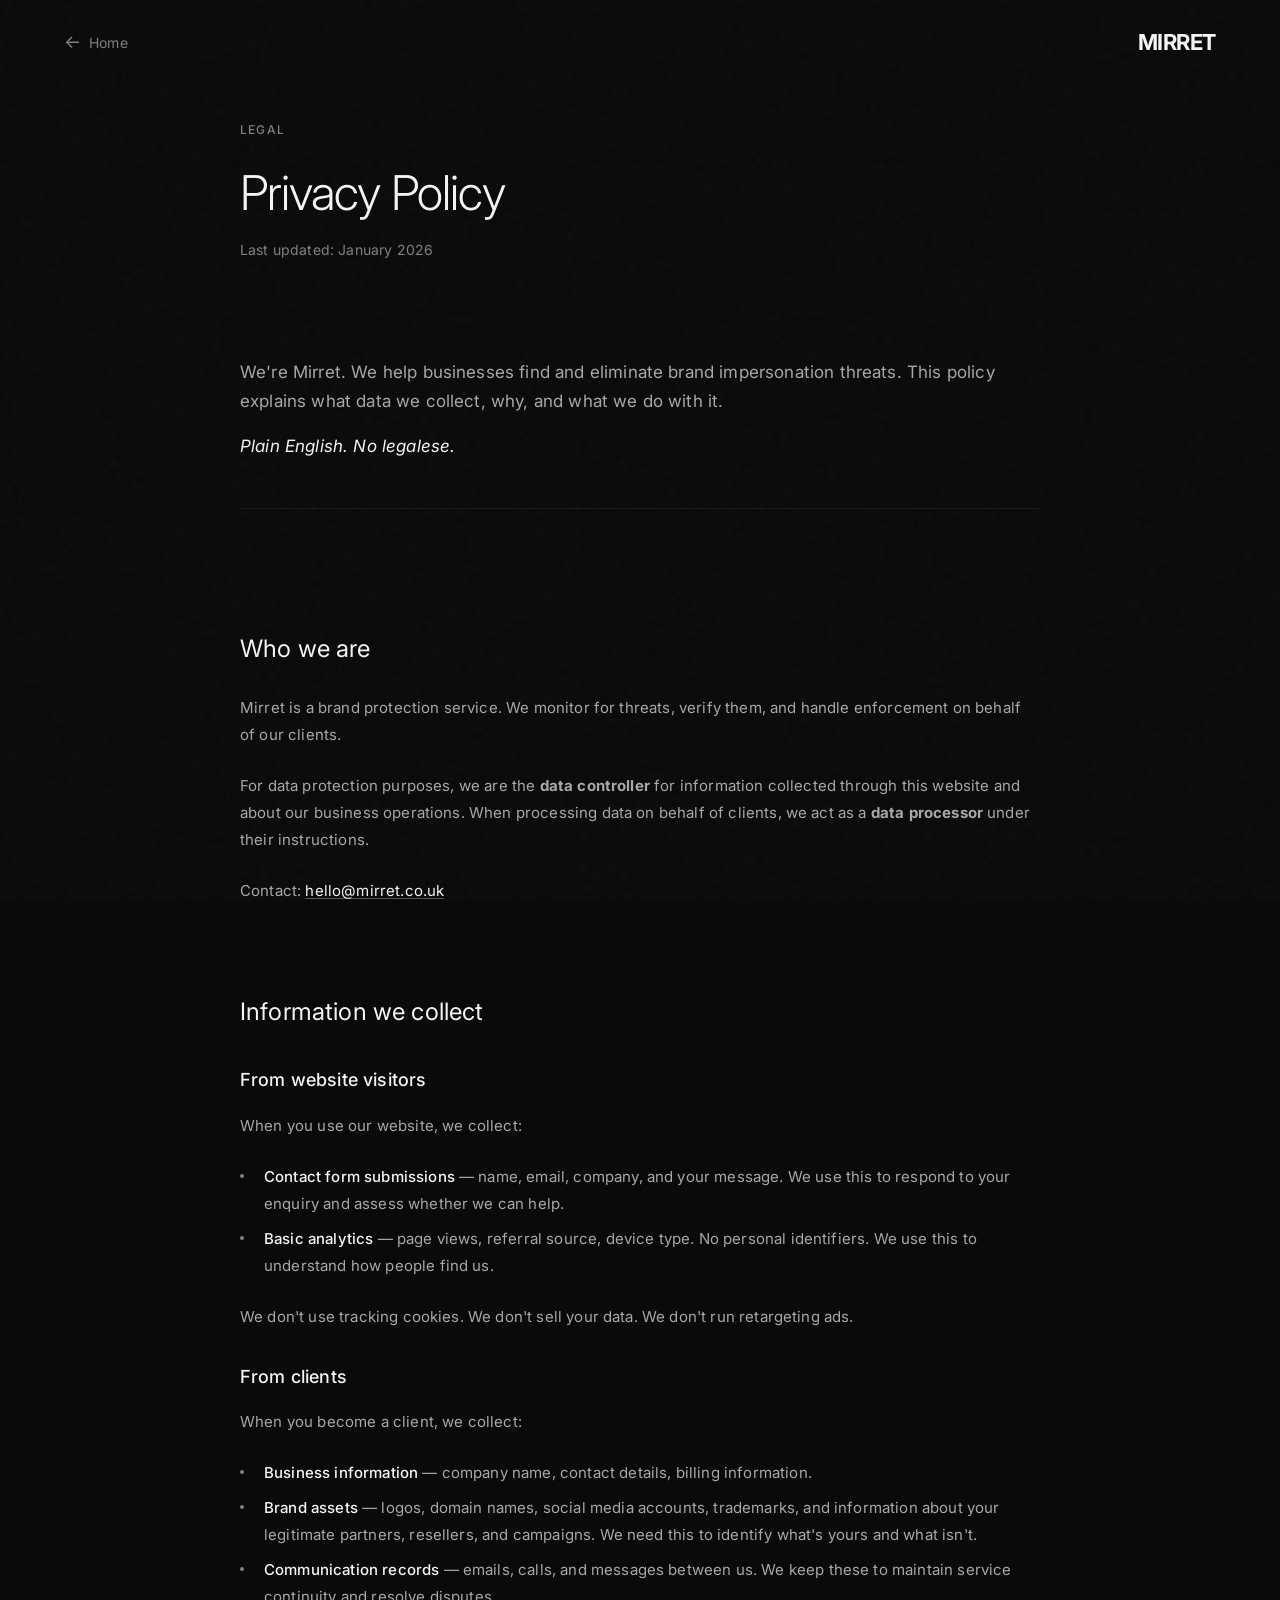
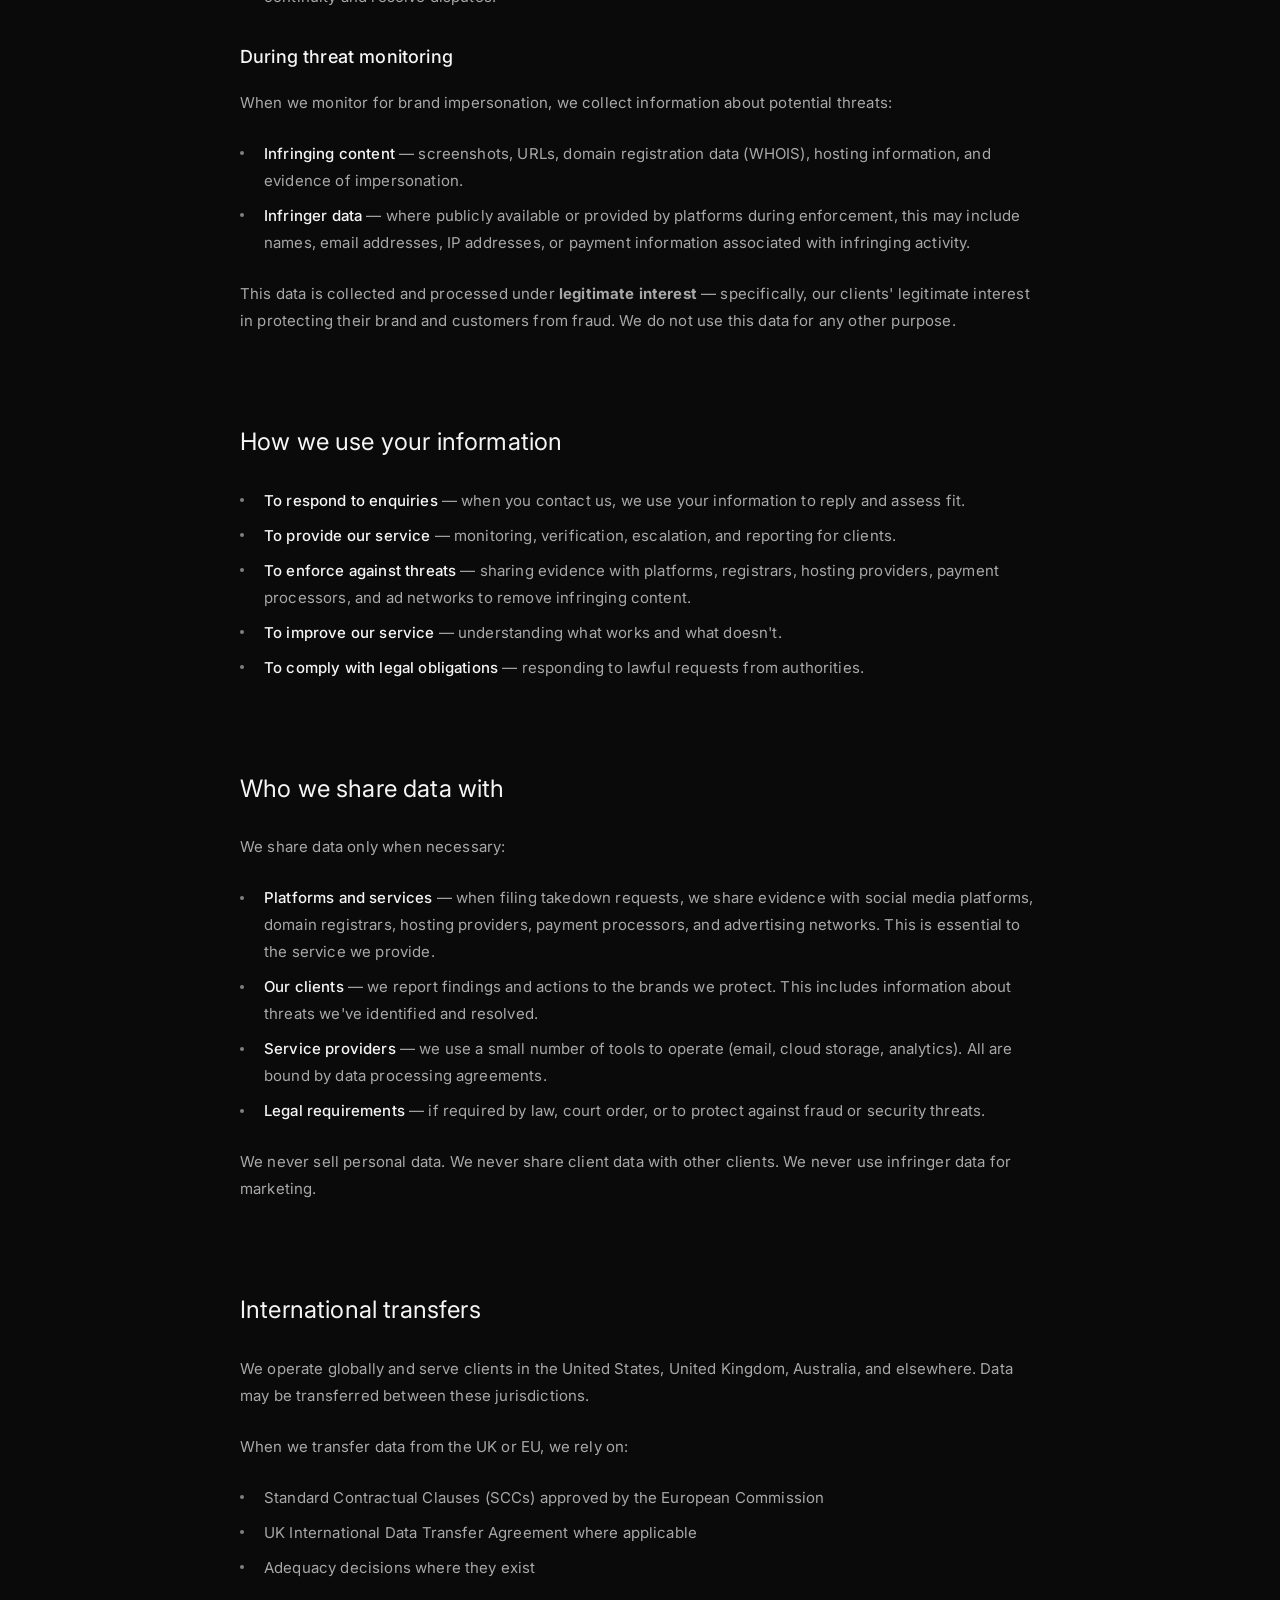
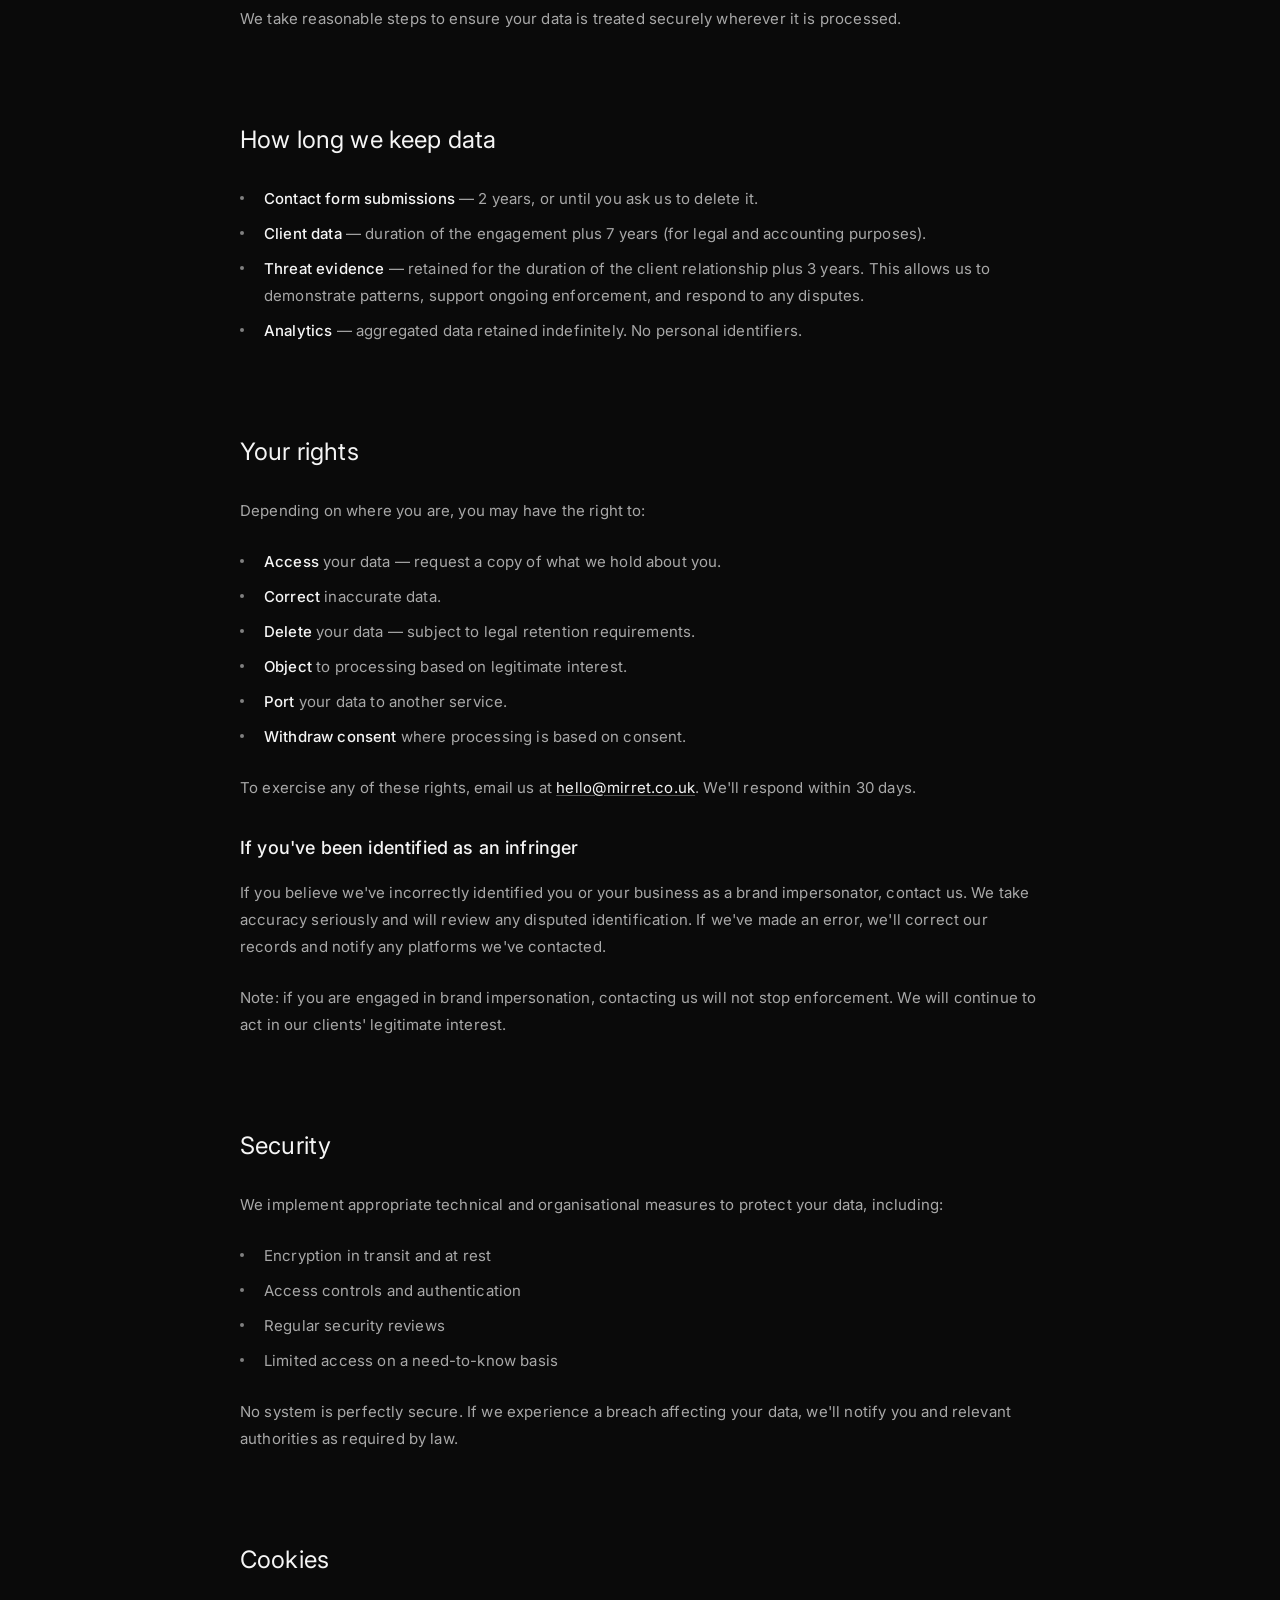
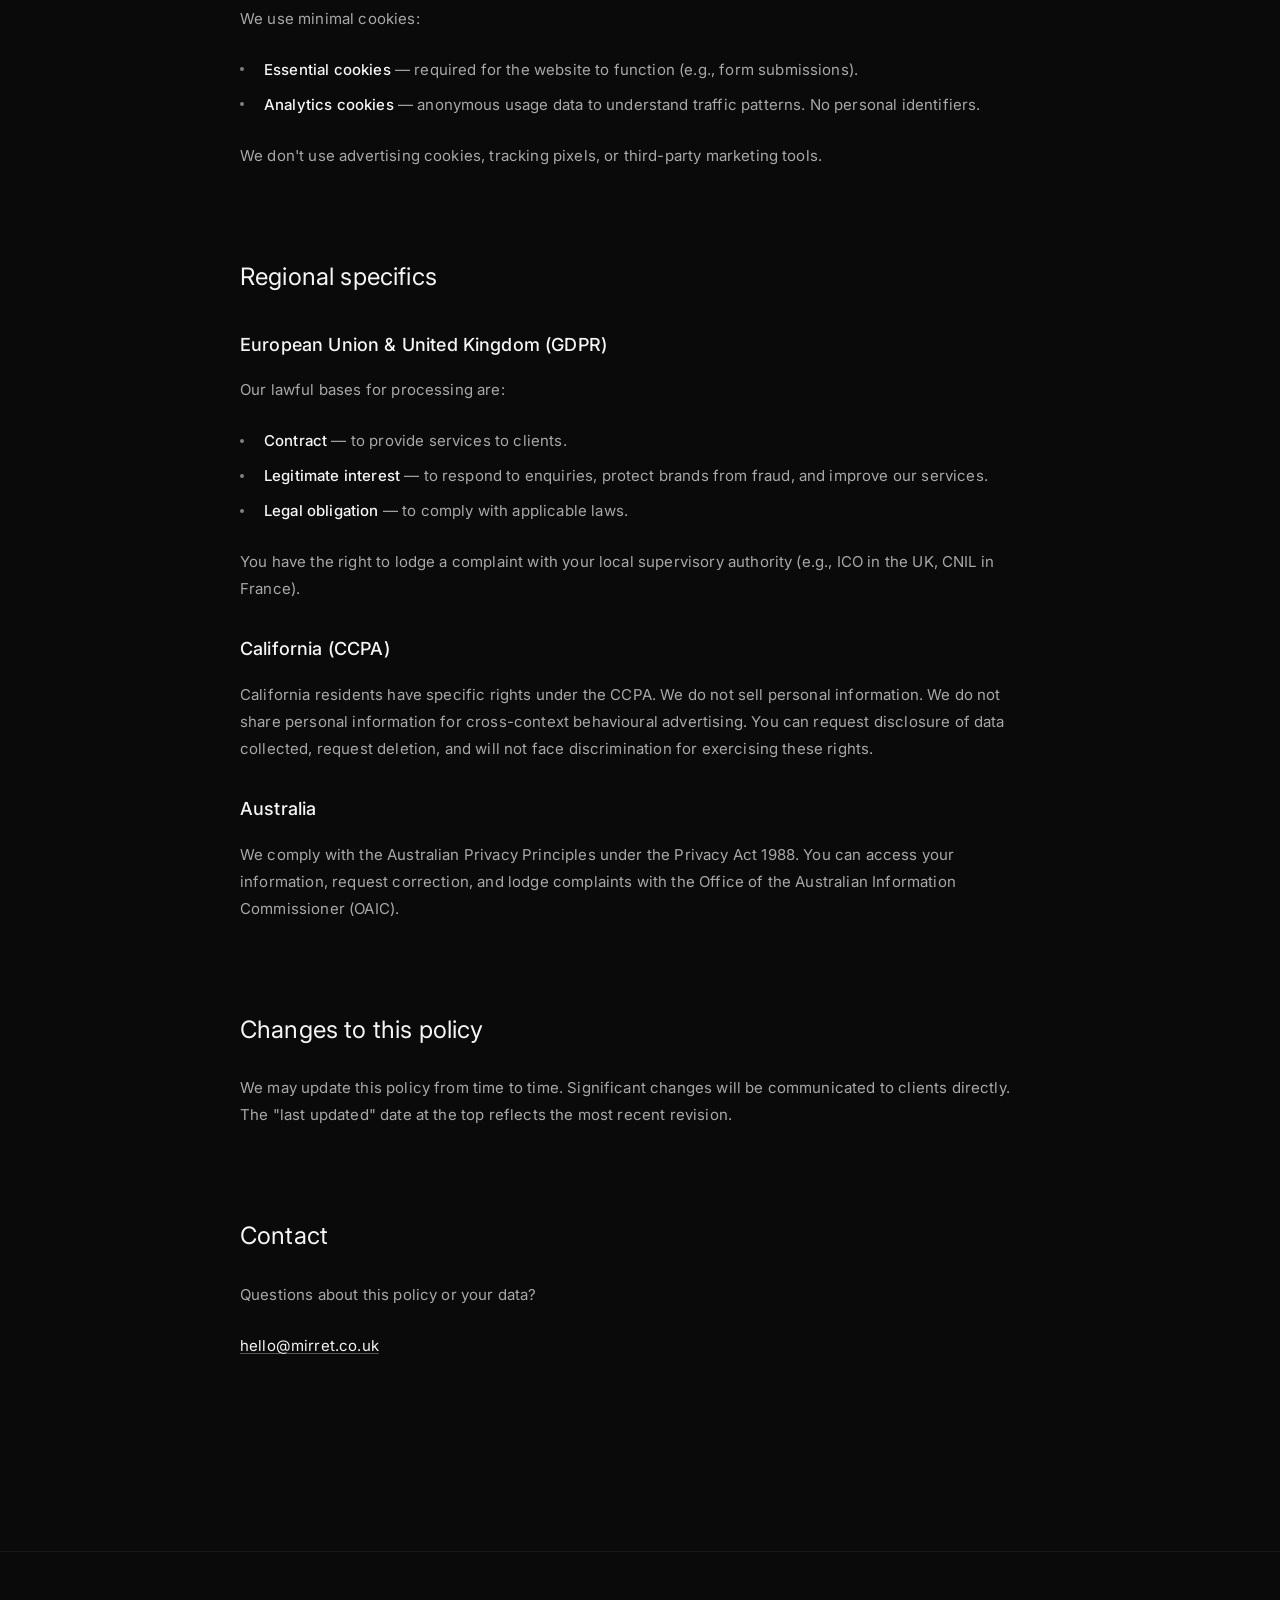
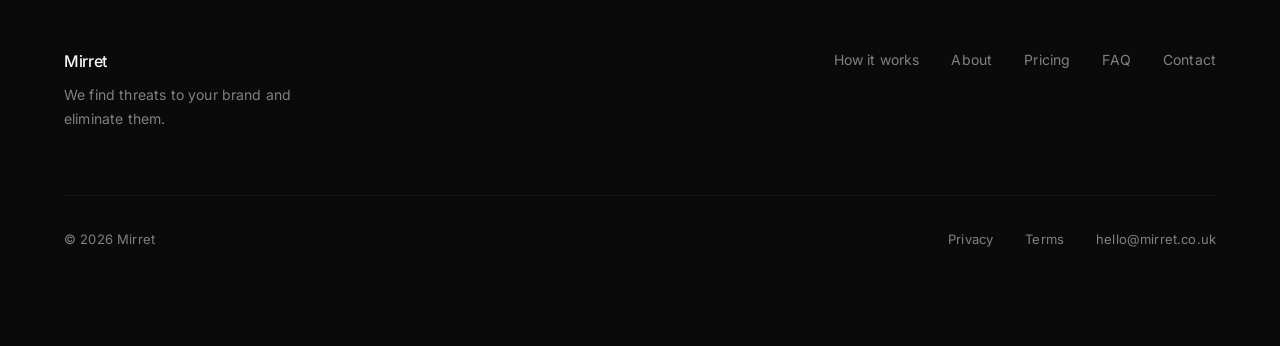
<file: privacy.html>
<!DOCTYPE html>
<html lang="en">
<head>
    <meta charset="UTF-8">
    <meta name="viewport" content="width=device-width, initial-scale=1.0">
    <title>Privacy Policy | Mirret</title>
    <meta name="description" content="How we handle your data. Plain English, no legalese.">

    <link rel="preconnect" href="https://fonts.googleapis.com">
    <link rel="preconnect" href="https://fonts.gstatic.com" crossorigin>
    <link href="https://fonts.googleapis.com/css2?family=Inter:wght@300;400;500;600&display=swap" rel="stylesheet">

    <link rel="stylesheet" href="styles.css">

    <link rel="icon" href="data:image/svg+xml,<svg xmlns='http://www.w3.org/2000/svg' viewBox='0 0 100 100'><rect width='100' height='100' rx='20' fill='%230a0a0a'/><text x='50' y='68' font-family='sans-serif' font-size='60' font-weight='700' fill='%2300ff88' text-anchor='middle'>M</text></svg>" type="image/svg+xml">
</head>
<body>
    <div class="grain"></div>

    <header class="header" id="header">
        <nav class="nav nav-legal">
            <a href="index.html" class="back-link">
                <span class="back-arrow">&larr;</span>
                <span class="back-text">Home</span>
            </a>
            <a href="index.html" class="nav-logo" data-magnetic>
                <span class="logo-text"><span class="logo-bold">MIRRET</span></span>
            </a>
        </nav>
    </header>

    <main>
        <section class="legal-page">
            <div class="legal-container">
                <div class="legal-header">
                    <span class="legal-label">Legal</span>
                    <h1 class="legal-title">Privacy Policy</h1>
                    <p class="legal-updated">Last updated: January 2026</p>
                </div>

                <div class="legal-content">
                    <div class="legal-intro">
                        <p>We're Mirret. We help businesses find and eliminate brand impersonation threats. This policy explains what data we collect, why, and what we do with it.</p>
                        <p>Plain English. No legalese.</p>
                    </div>

                    <div class="legal-section">
                        <h2>Who we are</h2>
                        <p>Mirret is a brand protection service. We monitor for threats, verify them, and handle enforcement on behalf of our clients.</p>
                        <p>For data protection purposes, we are the <strong>data controller</strong> for information collected through this website and about our business operations. When processing data on behalf of clients, we act as a <strong>data processor</strong> under their instructions.</p>
                        <p>Contact: <a href="mailto:hello@mirret.co.uk">hello@mirret.co.uk</a></p>
                    </div>

                    <div class="legal-section">
                        <h2>Information we collect</h2>

                        <h3>From website visitors</h3>
                        <p>When you use our website, we collect:</p>
                        <ul>
                            <li><strong>Contact form submissions</strong> &mdash; name, email, company, and your message. We use this to respond to your enquiry and assess whether we can help.</li>
                            <li><strong>Basic analytics</strong> &mdash; page views, referral source, device type. No personal identifiers. We use this to understand how people find us.</li>
                        </ul>
                        <p>We don't use tracking cookies. We don't sell your data. We don't run retargeting ads.</p>

                        <h3>From clients</h3>
                        <p>When you become a client, we collect:</p>
                        <ul>
                            <li><strong>Business information</strong> &mdash; company name, contact details, billing information.</li>
                            <li><strong>Brand assets</strong> &mdash; logos, domain names, social media accounts, trademarks, and information about your legitimate partners, resellers, and campaigns. We need this to identify what's yours and what isn't.</li>
                            <li><strong>Communication records</strong> &mdash; emails, calls, and messages between us. We keep these to maintain service continuity and resolve disputes.</li>
                        </ul>

                        <h3>During threat monitoring</h3>
                        <p>When we monitor for brand impersonation, we collect information about potential threats:</p>
                        <ul>
                            <li><strong>Infringing content</strong> &mdash; screenshots, URLs, domain registration data (WHOIS), hosting information, and evidence of impersonation.</li>
                            <li><strong>Infringer data</strong> &mdash; where publicly available or provided by platforms during enforcement, this may include names, email addresses, IP addresses, or payment information associated with infringing activity.</li>
                        </ul>
                        <p>This data is collected and processed under <strong>legitimate interest</strong> &mdash; specifically, our clients' legitimate interest in protecting their brand and customers from fraud. We do not use this data for any other purpose.</p>
                    </div>

                    <div class="legal-section">
                        <h2>How we use your information</h2>
                        <ul>
                            <li><strong>To respond to enquiries</strong> &mdash; when you contact us, we use your information to reply and assess fit.</li>
                            <li><strong>To provide our service</strong> &mdash; monitoring, verification, escalation, and reporting for clients.</li>
                            <li><strong>To enforce against threats</strong> &mdash; sharing evidence with platforms, registrars, hosting providers, payment processors, and ad networks to remove infringing content.</li>
                            <li><strong>To improve our service</strong> &mdash; understanding what works and what doesn't.</li>
                            <li><strong>To comply with legal obligations</strong> &mdash; responding to lawful requests from authorities.</li>
                        </ul>
                    </div>

                    <div class="legal-section">
                        <h2>Who we share data with</h2>
                        <p>We share data only when necessary:</p>
                        <ul>
                            <li><strong>Platforms and services</strong> &mdash; when filing takedown requests, we share evidence with social media platforms, domain registrars, hosting providers, payment processors, and advertising networks. This is essential to the service we provide.</li>
                            <li><strong>Our clients</strong> &mdash; we report findings and actions to the brands we protect. This includes information about threats we've identified and resolved.</li>
                            <li><strong>Service providers</strong> &mdash; we use a small number of tools to operate (email, cloud storage, analytics). All are bound by data processing agreements.</li>
                            <li><strong>Legal requirements</strong> &mdash; if required by law, court order, or to protect against fraud or security threats.</li>
                        </ul>
                        <p>We never sell personal data. We never share client data with other clients. We never use infringer data for marketing.</p>
                    </div>

                    <div class="legal-section">
                        <h2>International transfers</h2>
                        <p>We operate globally and serve clients in the United States, United Kingdom, Australia, and elsewhere. Data may be transferred between these jurisdictions.</p>
                        <p>When we transfer data from the UK or EU, we rely on:</p>
                        <ul>
                            <li>Standard Contractual Clauses (SCCs) approved by the European Commission</li>
                            <li>UK International Data Transfer Agreement where applicable</li>
                            <li>Adequacy decisions where they exist</li>
                        </ul>
                        <p>We take reasonable steps to ensure your data is treated securely wherever it is processed.</p>
                    </div>

                    <div class="legal-section">
                        <h2>How long we keep data</h2>
                        <ul>
                            <li><strong>Contact form submissions</strong> &mdash; 2 years, or until you ask us to delete it.</li>
                            <li><strong>Client data</strong> &mdash; duration of the engagement plus 7 years (for legal and accounting purposes).</li>
                            <li><strong>Threat evidence</strong> &mdash; retained for the duration of the client relationship plus 3 years. This allows us to demonstrate patterns, support ongoing enforcement, and respond to any disputes.</li>
                            <li><strong>Analytics</strong> &mdash; aggregated data retained indefinitely. No personal identifiers.</li>
                        </ul>
                    </div>

                    <div class="legal-section">
                        <h2>Your rights</h2>
                        <p>Depending on where you are, you may have the right to:</p>
                        <ul>
                            <li><strong>Access</strong> your data &mdash; request a copy of what we hold about you.</li>
                            <li><strong>Correct</strong> inaccurate data.</li>
                            <li><strong>Delete</strong> your data &mdash; subject to legal retention requirements.</li>
                            <li><strong>Object</strong> to processing based on legitimate interest.</li>
                            <li><strong>Port</strong> your data to another service.</li>
                            <li><strong>Withdraw consent</strong> where processing is based on consent.</li>
                        </ul>
                        <p>To exercise any of these rights, email us at <a href="mailto:hello@mirret.co.uk">hello@mirret.co.uk</a>. We'll respond within 30 days.</p>

                        <h3>If you've been identified as an infringer</h3>
                        <p>If you believe we've incorrectly identified you or your business as a brand impersonator, contact us. We take accuracy seriously and will review any disputed identification. If we've made an error, we'll correct our records and notify any platforms we've contacted.</p>
                        <p>Note: if you are engaged in brand impersonation, contacting us will not stop enforcement. We will continue to act in our clients' legitimate interest.</p>
                    </div>

                    <div class="legal-section">
                        <h2>Security</h2>
                        <p>We implement appropriate technical and organisational measures to protect your data, including:</p>
                        <ul>
                            <li>Encryption in transit and at rest</li>
                            <li>Access controls and authentication</li>
                            <li>Regular security reviews</li>
                            <li>Limited access on a need-to-know basis</li>
                        </ul>
                        <p>No system is perfectly secure. If we experience a breach affecting your data, we'll notify you and relevant authorities as required by law.</p>
                    </div>

                    <div class="legal-section">
                        <h2>Cookies</h2>
                        <p>We use minimal cookies:</p>
                        <ul>
                            <li><strong>Essential cookies</strong> &mdash; required for the website to function (e.g., form submissions).</li>
                            <li><strong>Analytics cookies</strong> &mdash; anonymous usage data to understand traffic patterns. No personal identifiers.</li>
                        </ul>
                        <p>We don't use advertising cookies, tracking pixels, or third-party marketing tools.</p>
                    </div>

                    <div class="legal-section">
                        <h2>Regional specifics</h2>

                        <h3>European Union &amp; United Kingdom (GDPR)</h3>
                        <p>Our lawful bases for processing are:</p>
                        <ul>
                            <li><strong>Contract</strong> &mdash; to provide services to clients.</li>
                            <li><strong>Legitimate interest</strong> &mdash; to respond to enquiries, protect brands from fraud, and improve our services.</li>
                            <li><strong>Legal obligation</strong> &mdash; to comply with applicable laws.</li>
                        </ul>
                        <p>You have the right to lodge a complaint with your local supervisory authority (e.g., ICO in the UK, CNIL in France).</p>

                        <h3>California (CCPA)</h3>
                        <p>California residents have specific rights under the CCPA. We do not sell personal information. We do not share personal information for cross-context behavioural advertising. You can request disclosure of data collected, request deletion, and will not face discrimination for exercising these rights.</p>

                        <h3>Australia</h3>
                        <p>We comply with the Australian Privacy Principles under the Privacy Act 1988. You can access your information, request correction, and lodge complaints with the Office of the Australian Information Commissioner (OAIC).</p>
                    </div>

                    <div class="legal-section">
                        <h2>Changes to this policy</h2>
                        <p>We may update this policy from time to time. Significant changes will be communicated to clients directly. The "last updated" date at the top reflects the most recent revision.</p>
                    </div>

                    <div class="legal-section">
                        <h2>Contact</h2>
                        <p>Questions about this policy or your data?</p>
                        <p><a href="mailto:hello@mirret.co.uk">hello@mirret.co.uk</a></p>
                    </div>
                </div>
            </div>
        </section>
    </main>

    <footer class="footer-minimal">
        <div class="footer-container">
            <div class="footer-main">
                <div class="footer-brand-minimal">
                    <span class="footer-logo-minimal">Mirret</span>
                    <p class="footer-tagline-minimal">We find threats to your brand and eliminate them.</p>
                </div>

                <div class="footer-links">
                    <a href="index.html#work">How it works</a>
                    <a href="index.html#about">About</a>
                    <a href="index.html#pricing">Pricing</a>
                    <a href="index.html#questions">FAQ</a>
                    <a href="index.html#contact">Contact</a>
                </div>
            </div>

            <div class="footer-bottom-minimal">
                <p class="footer-copyright">&copy; 2026 Mirret</p>
                <div class="footer-bottom-links">
                    <a href="privacy.html" class="footer-legal-link">Privacy</a>
                    <a href="terms.html" class="footer-legal-link">Terms</a>
                    <a href="mailto:hello@mirret.co.uk" class="footer-email-minimal">hello@mirret.co.uk</a>
                </div>
            </div>
        </div>
    </footer>
</body>
</html>
</file>
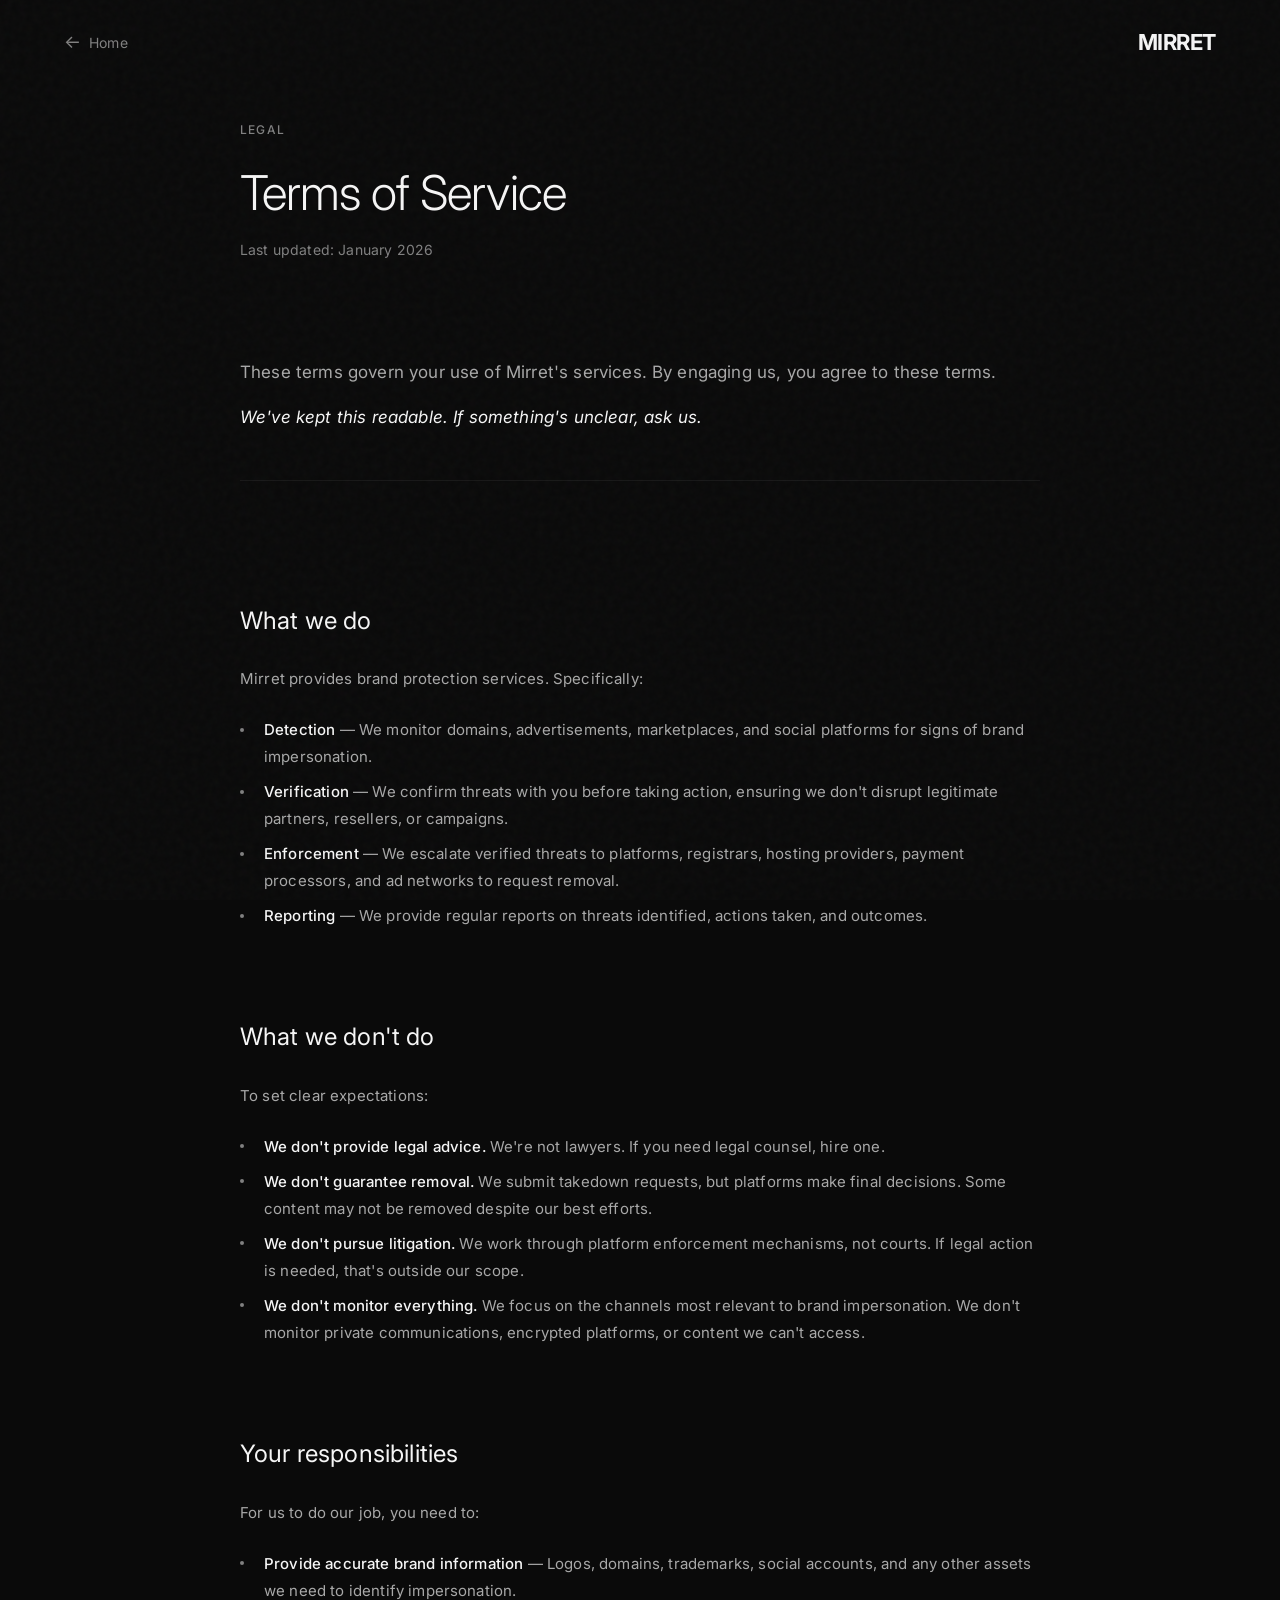
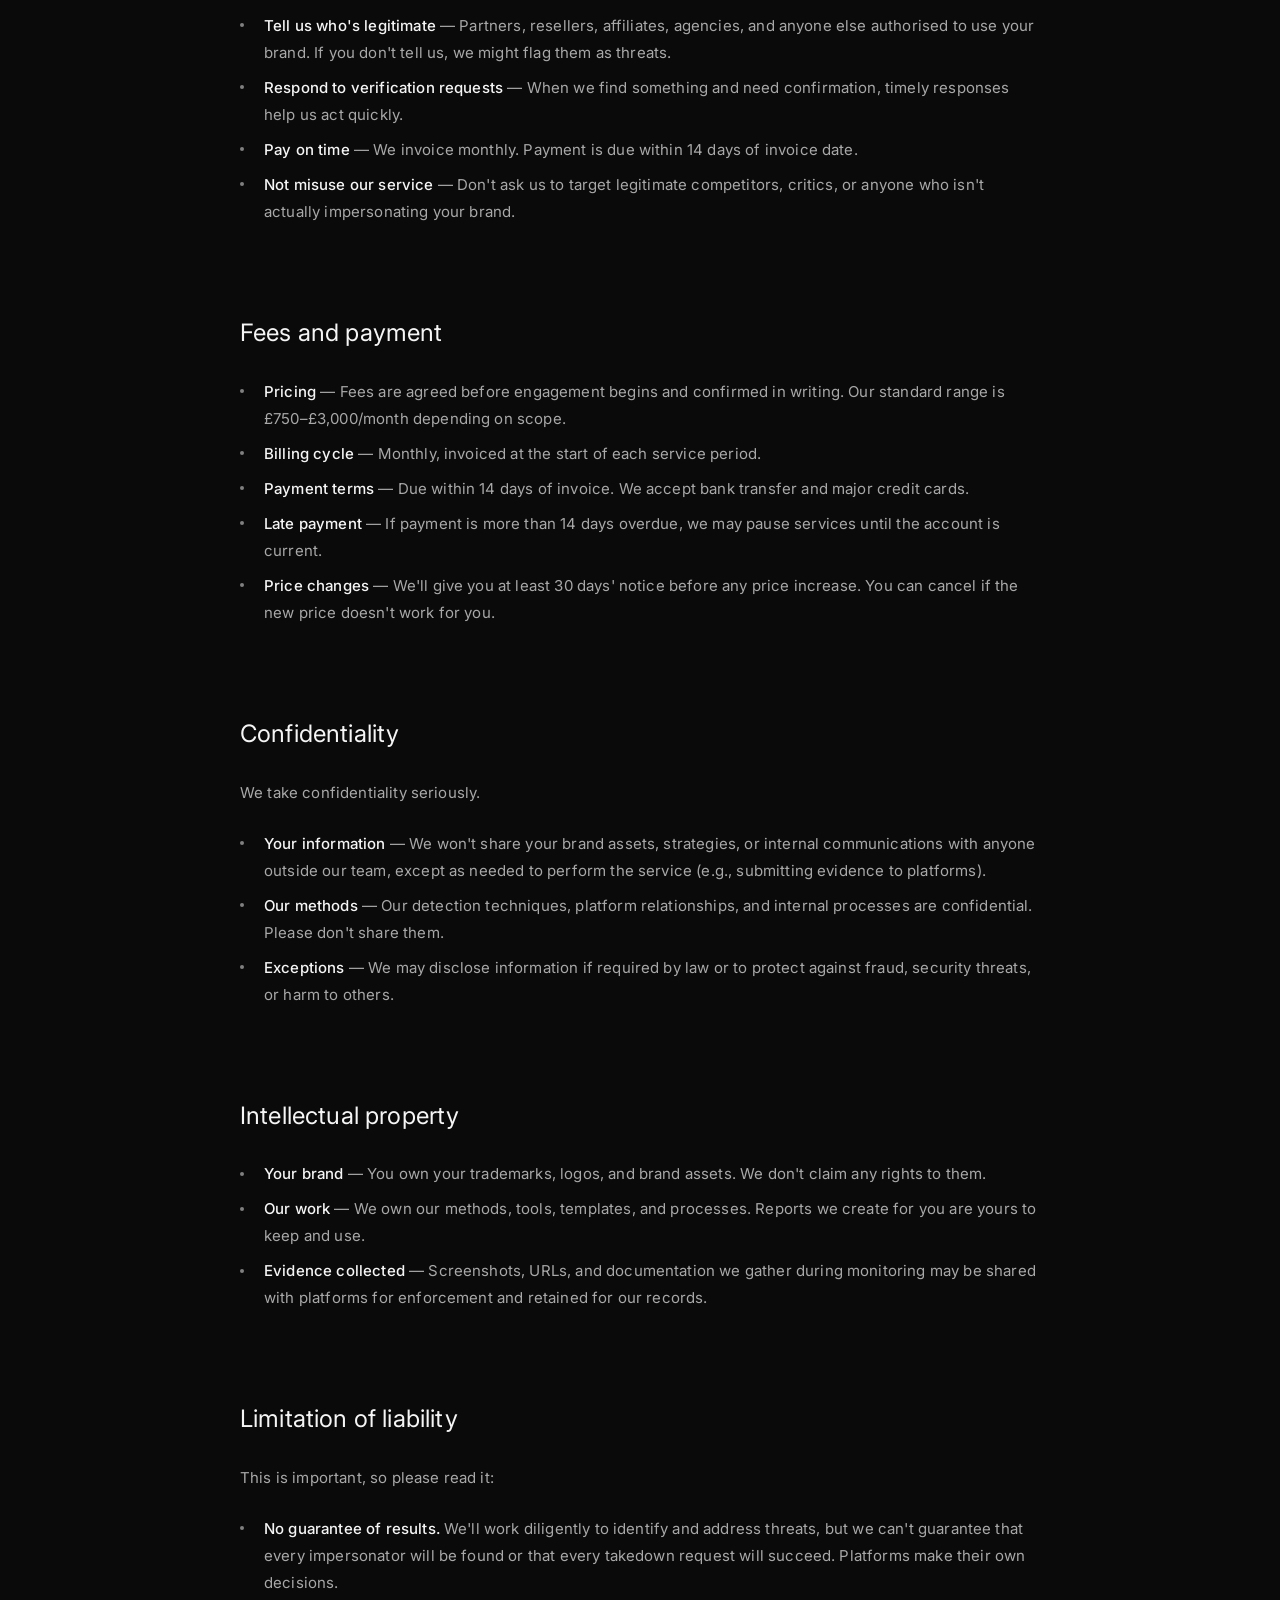
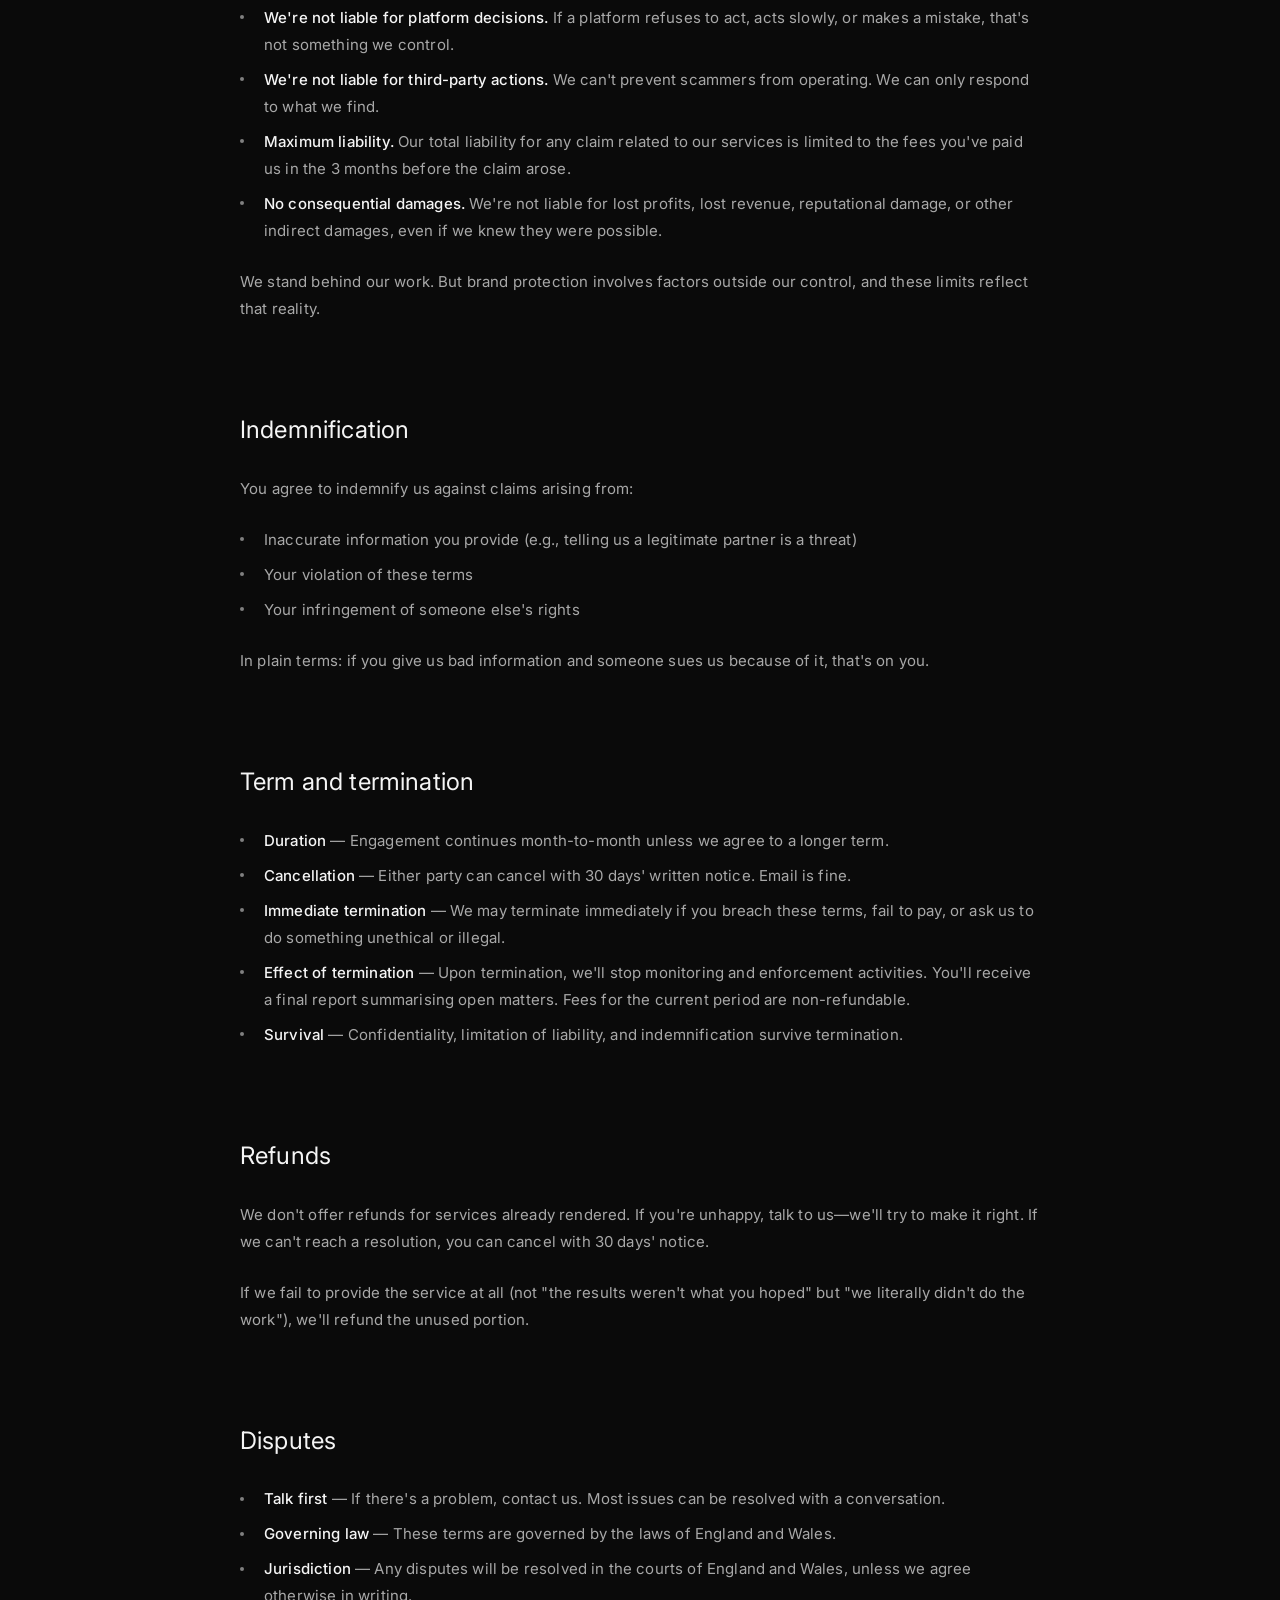
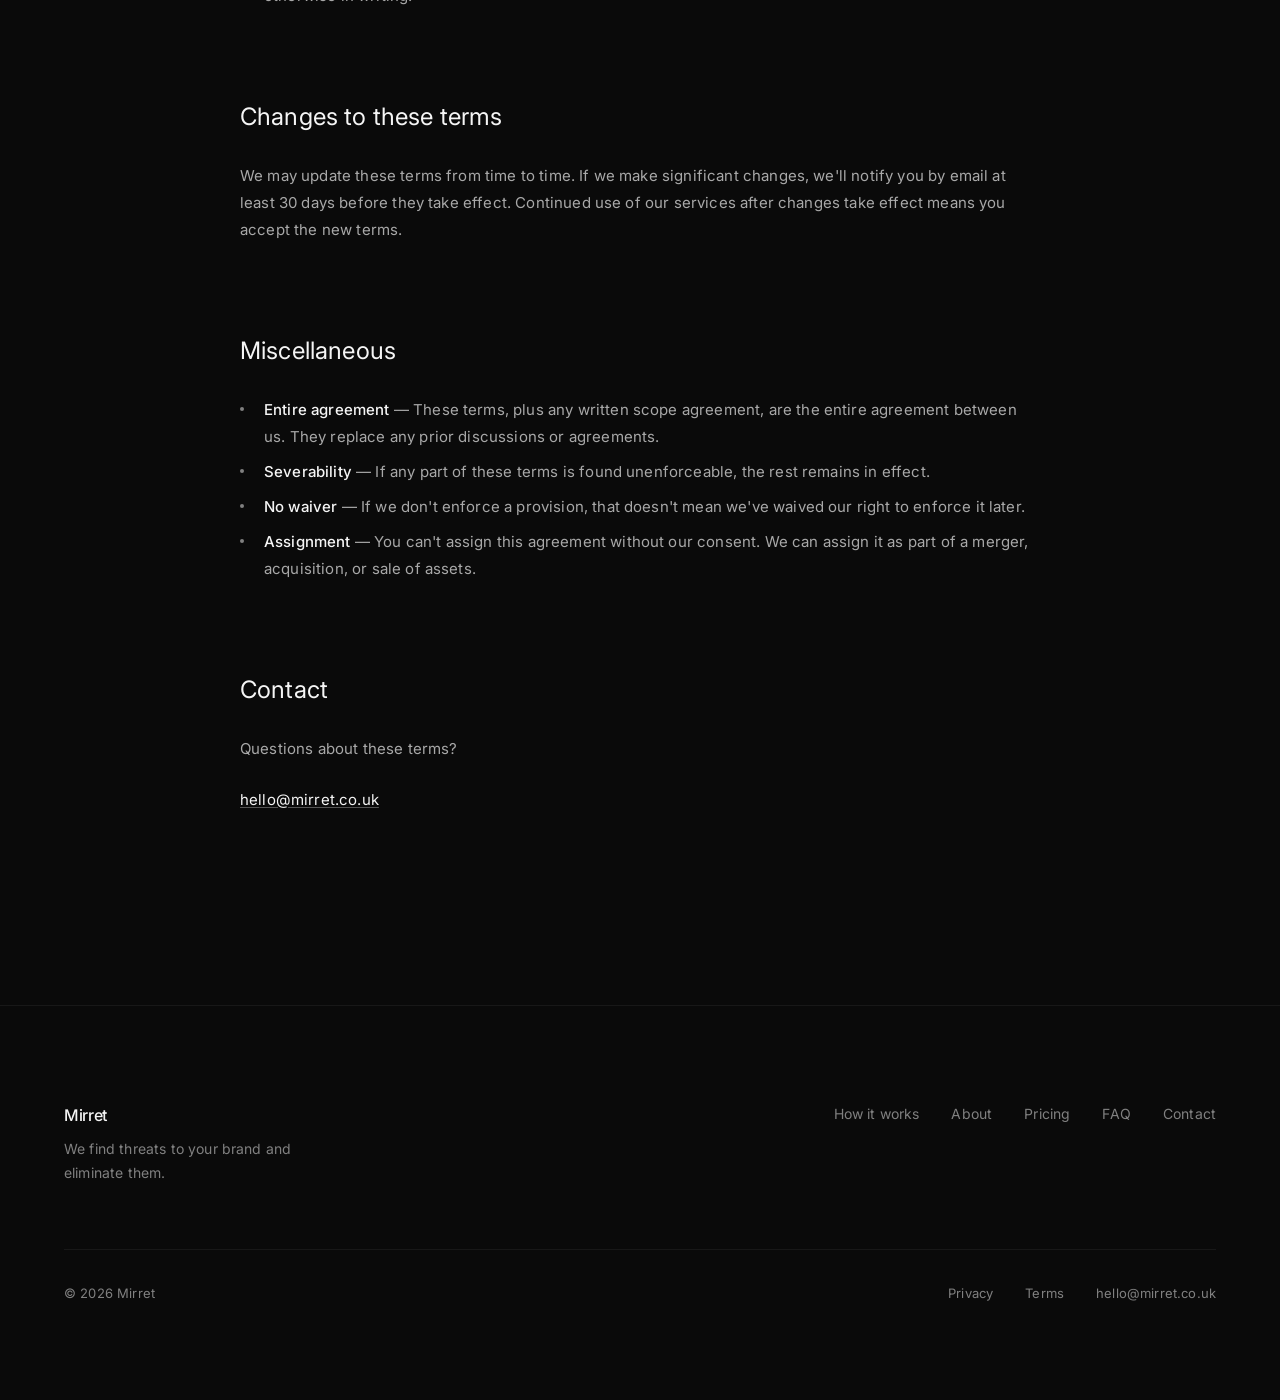
<file: terms.html>
<!DOCTYPE html>
<html lang="en">
<head>
    <meta charset="UTF-8">
    <meta name="viewport" content="width=device-width, initial-scale=1.0">
    <title>Terms of Service | Mirret</title>
    <meta name="description" content="Terms of service for Mirret. Clear expectations, no surprises.">

    <link rel="preconnect" href="https://fonts.googleapis.com">
    <link rel="preconnect" href="https://fonts.gstatic.com" crossorigin>
    <link href="https://fonts.googleapis.com/css2?family=Inter:wght@300;400;500;600&display=swap" rel="stylesheet">

    <link rel="stylesheet" href="styles.css">

    <link rel="icon" href="data:image/svg+xml,<svg xmlns='http://www.w3.org/2000/svg' viewBox='0 0 100 100'><rect width='100' height='100' rx='20' fill='%230a0a0a'/><text x='50' y='68' font-family='sans-serif' font-size='60' font-weight='700' fill='%2300ff88' text-anchor='middle'>M</text></svg>" type="image/svg+xml">
</head>
<body>
    <div class="grain"></div>

    <header class="header" id="header">
        <nav class="nav nav-legal">
            <a href="index.html" class="back-link">
                <span class="back-arrow">&larr;</span>
                <span class="back-text">Home</span>
            </a>
            <a href="index.html" class="nav-logo" data-magnetic>
                <span class="logo-text"><span class="logo-bold">MIRRET</span></span>
            </a>
        </nav>
    </header>

    <main>
        <section class="legal-page">
            <div class="legal-container">
                <div class="legal-header">
                    <span class="legal-label">Legal</span>
                    <h1 class="legal-title">Terms of Service</h1>
                    <p class="legal-updated">Last updated: January 2026</p>
                </div>

                <div class="legal-content">
                    <div class="legal-intro">
                        <p>These terms govern your use of Mirret's services. By engaging us, you agree to these terms.</p>
                        <p>We've kept this readable. If something's unclear, ask us.</p>
                    </div>

                    <div class="legal-section">
                        <h2>What we do</h2>
                        <p>Mirret provides brand protection services. Specifically:</p>
                        <ul>
                            <li><strong>Detection</strong> &mdash; We monitor domains, advertisements, marketplaces, and social platforms for signs of brand impersonation.</li>
                            <li><strong>Verification</strong> &mdash; We confirm threats with you before taking action, ensuring we don't disrupt legitimate partners, resellers, or campaigns.</li>
                            <li><strong>Enforcement</strong> &mdash; We escalate verified threats to platforms, registrars, hosting providers, payment processors, and ad networks to request removal.</li>
                            <li><strong>Reporting</strong> &mdash; We provide regular reports on threats identified, actions taken, and outcomes.</li>
                        </ul>
                    </div>

                    <div class="legal-section">
                        <h2>What we don't do</h2>
                        <p>To set clear expectations:</p>
                        <ul>
                            <li><strong>We don't provide legal advice.</strong> We're not lawyers. If you need legal counsel, hire one.</li>
                            <li><strong>We don't guarantee removal.</strong> We submit takedown requests, but platforms make final decisions. Some content may not be removed despite our best efforts.</li>
                            <li><strong>We don't pursue litigation.</strong> We work through platform enforcement mechanisms, not courts. If legal action is needed, that's outside our scope.</li>
                            <li><strong>We don't monitor everything.</strong> We focus on the channels most relevant to brand impersonation. We don't monitor private communications, encrypted platforms, or content we can't access.</li>
                        </ul>
                    </div>

                    <div class="legal-section">
                        <h2>Your responsibilities</h2>
                        <p>For us to do our job, you need to:</p>
                        <ul>
                            <li><strong>Provide accurate brand information</strong> &mdash; Logos, domains, trademarks, social accounts, and any other assets we need to identify impersonation.</li>
                            <li><strong>Tell us who's legitimate</strong> &mdash; Partners, resellers, affiliates, agencies, and anyone else authorised to use your brand. If you don't tell us, we might flag them as threats.</li>
                            <li><strong>Respond to verification requests</strong> &mdash; When we find something and need confirmation, timely responses help us act quickly.</li>
                            <li><strong>Pay on time</strong> &mdash; We invoice monthly. Payment is due within 14 days of invoice date.</li>
                            <li><strong>Not misuse our service</strong> &mdash; Don't ask us to target legitimate competitors, critics, or anyone who isn't actually impersonating your brand.</li>
                        </ul>
                    </div>

                    <div class="legal-section">
                        <h2>Fees and payment</h2>
                        <ul>
                            <li><strong>Pricing</strong> &mdash; Fees are agreed before engagement begins and confirmed in writing. Our standard range is £750&ndash;£3,000/month depending on scope.</li>
                            <li><strong>Billing cycle</strong> &mdash; Monthly, invoiced at the start of each service period.</li>
                            <li><strong>Payment terms</strong> &mdash; Due within 14 days of invoice. We accept bank transfer and major credit cards.</li>
                            <li><strong>Late payment</strong> &mdash; If payment is more than 14 days overdue, we may pause services until the account is current.</li>
                            <li><strong>Price changes</strong> &mdash; We'll give you at least 30 days' notice before any price increase. You can cancel if the new price doesn't work for you.</li>
                        </ul>
                    </div>

                    <div class="legal-section">
                        <h2>Confidentiality</h2>
                        <p>We take confidentiality seriously.</p>
                        <ul>
                            <li><strong>Your information</strong> &mdash; We won't share your brand assets, strategies, or internal communications with anyone outside our team, except as needed to perform the service (e.g., submitting evidence to platforms).</li>
                            <li><strong>Our methods</strong> &mdash; Our detection techniques, platform relationships, and internal processes are confidential. Please don't share them.</li>
                            <li><strong>Exceptions</strong> &mdash; We may disclose information if required by law or to protect against fraud, security threats, or harm to others.</li>
                        </ul>
                    </div>

                    <div class="legal-section">
                        <h2>Intellectual property</h2>
                        <ul>
                            <li><strong>Your brand</strong> &mdash; You own your trademarks, logos, and brand assets. We don't claim any rights to them.</li>
                            <li><strong>Our work</strong> &mdash; We own our methods, tools, templates, and processes. Reports we create for you are yours to keep and use.</li>
                            <li><strong>Evidence collected</strong> &mdash; Screenshots, URLs, and documentation we gather during monitoring may be shared with platforms for enforcement and retained for our records.</li>
                        </ul>
                    </div>

                    <div class="legal-section">
                        <h2>Limitation of liability</h2>
                        <p>This is important, so please read it:</p>
                        <ul>
                            <li><strong>No guarantee of results.</strong> We'll work diligently to identify and address threats, but we can't guarantee that every impersonator will be found or that every takedown request will succeed. Platforms make their own decisions.</li>
                            <li><strong>We're not liable for platform decisions.</strong> If a platform refuses to act, acts slowly, or makes a mistake, that's not something we control.</li>
                            <li><strong>We're not liable for third-party actions.</strong> We can't prevent scammers from operating. We can only respond to what we find.</li>
                            <li><strong>Maximum liability.</strong> Our total liability for any claim related to our services is limited to the fees you've paid us in the 3 months before the claim arose.</li>
                            <li><strong>No consequential damages.</strong> We're not liable for lost profits, lost revenue, reputational damage, or other indirect damages, even if we knew they were possible.</li>
                        </ul>
                        <p>We stand behind our work. But brand protection involves factors outside our control, and these limits reflect that reality.</p>
                    </div>

                    <div class="legal-section">
                        <h2>Indemnification</h2>
                        <p>You agree to indemnify us against claims arising from:</p>
                        <ul>
                            <li>Inaccurate information you provide (e.g., telling us a legitimate partner is a threat)</li>
                            <li>Your violation of these terms</li>
                            <li>Your infringement of someone else's rights</li>
                        </ul>
                        <p>In plain terms: if you give us bad information and someone sues us because of it, that's on you.</p>
                    </div>

                    <div class="legal-section">
                        <h2>Term and termination</h2>
                        <ul>
                            <li><strong>Duration</strong> &mdash; Engagement continues month-to-month unless we agree to a longer term.</li>
                            <li><strong>Cancellation</strong> &mdash; Either party can cancel with 30 days' written notice. Email is fine.</li>
                            <li><strong>Immediate termination</strong> &mdash; We may terminate immediately if you breach these terms, fail to pay, or ask us to do something unethical or illegal.</li>
                            <li><strong>Effect of termination</strong> &mdash; Upon termination, we'll stop monitoring and enforcement activities. You'll receive a final report summarising open matters. Fees for the current period are non-refundable.</li>
                            <li><strong>Survival</strong> &mdash; Confidentiality, limitation of liability, and indemnification survive termination.</li>
                        </ul>
                    </div>

                    <div class="legal-section">
                        <h2>Refunds</h2>
                        <p>We don't offer refunds for services already rendered. If you're unhappy, talk to us&mdash;we'll try to make it right. If we can't reach a resolution, you can cancel with 30 days' notice.</p>
                        <p>If we fail to provide the service at all (not "the results weren't what you hoped" but "we literally didn't do the work"), we'll refund the unused portion.</p>
                    </div>

                    <div class="legal-section">
                        <h2>Disputes</h2>
                        <ul>
                            <li><strong>Talk first</strong> &mdash; If there's a problem, contact us. Most issues can be resolved with a conversation.</li>
                            <li><strong>Governing law</strong> &mdash; These terms are governed by the laws of England and Wales.</li>
                            <li><strong>Jurisdiction</strong> &mdash; Any disputes will be resolved in the courts of England and Wales, unless we agree otherwise in writing.</li>
                        </ul>
                    </div>

                    <div class="legal-section">
                        <h2>Changes to these terms</h2>
                        <p>We may update these terms from time to time. If we make significant changes, we'll notify you by email at least 30 days before they take effect. Continued use of our services after changes take effect means you accept the new terms.</p>
                    </div>

                    <div class="legal-section">
                        <h2>Miscellaneous</h2>
                        <ul>
                            <li><strong>Entire agreement</strong> &mdash; These terms, plus any written scope agreement, are the entire agreement between us. They replace any prior discussions or agreements.</li>
                            <li><strong>Severability</strong> &mdash; If any part of these terms is found unenforceable, the rest remains in effect.</li>
                            <li><strong>No waiver</strong> &mdash; If we don't enforce a provision, that doesn't mean we've waived our right to enforce it later.</li>
                            <li><strong>Assignment</strong> &mdash; You can't assign this agreement without our consent. We can assign it as part of a merger, acquisition, or sale of assets.</li>
                        </ul>
                    </div>

                    <div class="legal-section">
                        <h2>Contact</h2>
                        <p>Questions about these terms?</p>
                        <p><a href="mailto:hello@mirret.co.uk">hello@mirret.co.uk</a></p>
                    </div>
                </div>
            </div>
        </section>
    </main>

    <footer class="footer-minimal">
        <div class="footer-container">
            <div class="footer-main">
                <div class="footer-brand-minimal">
                    <span class="footer-logo-minimal">Mirret</span>
                    <p class="footer-tagline-minimal">We find threats to your brand and eliminate them.</p>
                </div>

                <div class="footer-links">
                    <a href="index.html#work">How it works</a>
                    <a href="index.html#about">About</a>
                    <a href="index.html#pricing">Pricing</a>
                    <a href="index.html#questions">FAQ</a>
                    <a href="index.html#contact">Contact</a>
                </div>
            </div>

            <div class="footer-bottom-minimal">
                <p class="footer-copyright">&copy; 2026 Mirret</p>
                <div class="footer-bottom-links">
                    <a href="privacy.html" class="footer-legal-link">Privacy</a>
                    <a href="terms.html" class="footer-legal-link">Terms</a>
                    <a href="mailto:hello@mirret.co.uk" class="footer-email-minimal">hello@mirret.co.uk</a>
                </div>
            </div>
        </div>
    </footer>
</body>
</html>
</file>
<file: styles.css>
/* Mirret - Premium Interactive Experience */

/* CSS Custom Properties */
:root {
    /* Colors */
    --color-bg: #0a0a0a;
    --color-bg-elevated: #141414;
    --color-bg-card: #1a1a1a;

    --color-white: #ffffff;
    --color-text: #f5f5f5;
    --color-text-secondary: #a8a8a8;
    --color-text-muted: #808080;

    --color-border: rgba(255, 255, 255, 0.1);
    --color-border-hover: rgba(255, 255, 255, 0.2);

    --color-accent: #00ff88;
    --color-accent-secondary: #00d4ff;
    --color-danger: #ff4444;

    /* Typography */
    --font-display: 'Inter', -apple-system, BlinkMacSystemFont, 'Segoe UI', sans-serif;
    --font-body: 'Inter', -apple-system, BlinkMacSystemFont, 'Segoe UI', sans-serif;
    --font-mono: 'SF Mono', 'Monaco', 'Consolas', monospace;

    /* Spacing */
    --space-xs: 0.5rem;
    --space-sm: 1rem;
    --space-md: 1.5rem;
    --space-lg: 2rem;
    --space-xl: 3rem;
    --space-2xl: 4rem;
    --space-3xl: 6rem;
    --space-4xl: 8rem;

    /* Layout */
    --container-max: 1400px;
    --container-padding: clamp(1.5rem, 5vw, 4rem);

    /* Animation */
    --ease-out-expo: cubic-bezier(0.16, 1, 0.3, 1);
    --ease-out-quart: cubic-bezier(0.25, 1, 0.5, 1);
    --ease-in-out: cubic-bezier(0.65, 0, 0.35, 1);

    /* Z-index */
    --z-cursor: 9999;
    --z-loader: 9000;
    --z-nav: 1000;
    --z-modal: 500;
}

/* Reset */
*, *::before, *::after {
    margin: 0;
    padding: 0;
    box-sizing: border-box;
}

html {
    font-size: 16px;
    -webkit-font-smoothing: antialiased;
    -moz-osx-font-smoothing: grayscale;
}

html.lenis, html.lenis body {
    height: auto;
}

.lenis.lenis-smooth {
    scroll-behavior: auto !important;
}

body {
    font-family: var(--font-body);
    font-weight: 400;
    background: var(--color-bg);
    color: var(--color-text);
    line-height: 1.7;
    overflow-x: hidden;
    letter-spacing: 0.01em;
}

a {
    color: inherit;
    text-decoration: none;
}

button {
    font-family: inherit;
    cursor: pointer;
    border: none;
    background: none;
}

img {
    max-width: 100%;
    display: block;
}

ul, ol {
    list-style: none;
}

input, textarea {
    font-family: inherit;
    font-size: inherit;
}

/* Grain Overlay */
.grain {
    position: fixed;
    inset: 0;
    z-index: 10000;
    pointer-events: none;
    opacity: 0.03;
    background-image: url("data:image/svg+xml,%3Csvg viewBox='0 0 200 200' xmlns='http://www.w3.org/2000/svg'%3E%3Cfilter id='noise'%3E%3CfeTurbulence type='fractalNoise' baseFrequency='0.65' numOctaves='3' stitchTiles='stitch'/%3E%3C/filter%3E%3Crect width='100%' height='100%' filter='url(%23noise)'/%3E%3C/svg%3E");
    background-repeat: repeat;
}

/* Progress Bar */
.progress-bar {
    position: fixed;
    top: 0;
    left: 0;
    width: 100%;
    height: 2px;
    background: linear-gradient(90deg, var(--color-accent), var(--color-accent-secondary));
    z-index: calc(var(--z-nav) + 1);
    transform: scaleX(0);
    transform-origin: left;
}

/* Loader */
.loader {
    position: fixed;
    inset: 0;
    z-index: var(--z-loader);
    background: var(--color-bg);
    display: flex;
    align-items: center;
    justify-content: center;
}

.loader.hidden {
    opacity: 0;
    visibility: hidden;
    pointer-events: none;
}

.loader-inner {
    text-align: center;
}

.loader-logo {
    font-family: var(--font-body);
    font-size: clamp(1rem, 2vw, 1.25rem);
    font-weight: 300;
    letter-spacing: 0.1em;
    text-transform: uppercase;
    color: var(--color-text);
    opacity: 0;
    animation: loaderFade 0.8s ease forwards;
}

@keyframes loaderFade {
    0% {
        opacity: 0;
        transform: translateY(8px);
    }
    100% {
        opacity: 1;
        transform: translateY(0);
    }
}

/* Navigation */
.header {
    position: fixed;
    top: 0;
    left: 0;
    right: 0;
    z-index: var(--z-nav);
    padding: var(--space-md) var(--container-padding);
    transition: background 0.3s, backdrop-filter 0.3s;
}

.header.scrolled {
    background: rgba(10, 10, 10, 0.8);
    backdrop-filter: blur(20px);
    -webkit-backdrop-filter: blur(20px);
}

.nav {
    max-width: var(--container-max);
    margin: 0 auto;
    display: flex;
    align-items: center;
    justify-content: space-between;
}

.nav-centered {
    justify-content: center;
}

.nav-legal {
    justify-content: space-between;
}

.back-link {
    display: flex;
    align-items: center;
    gap: 0.5rem;
    font-size: 0.875rem;
    color: var(--color-text-muted);
    transition: color 0.2s ease;
}

.back-link:hover {
    color: var(--color-text);
}

.back-arrow {
    font-size: 1.125rem;
    transition: transform 0.2s ease;
}

.back-link:hover .back-arrow {
    transform: translateX(-3px);
}

.back-text {
    font-weight: 400;
}

.nav-logo {
    font-family: var(--font-display);
    font-size: 1.375rem;
    letter-spacing: -0.02em;
    white-space: nowrap;
}

.logo-bold {
    font-weight: 700;
}

.logo-light {
    font-weight: 300;
}

/* Nav CTA Button */
.nav-cta {
    display: none;
    padding: 0.625rem 1rem;
    font-size: 0.8125rem;
    font-weight: 500;
    background: var(--color-text);
    color: var(--color-bg);
    border-radius: 6px;
    transition: opacity 0.2s ease;
}

.nav-cta:hover {
    opacity: 0.9;
}

.nav-toggle {
    display: none;
    flex-direction: column;
    gap: 6px;
    width: 28px;
    padding: 4px 0;
}

/* Floating Action Button */
.fab {
    display: none;
    position: fixed;
    bottom: 24px;
    right: 20px;
    z-index: var(--z-nav);
    align-items: center;
    gap: 0.5rem;
    padding: 0.875rem 1.25rem;
    background: var(--color-text);
    color: var(--color-bg);
    border-radius: 50px;
    font-size: 0.875rem;
    font-weight: 500;
    box-shadow: 0 4px 20px rgba(0, 0, 0, 0.4);
    transition: transform 0.2s ease, box-shadow 0.2s ease;
}

.fab:active {
    transform: scale(0.96);
}

.fab svg {
    width: 20px;
    height: 20px;
}

.fab-text {
    display: inline;
}

.nav-toggle span {
    width: 100%;
    height: 2px;
    background: var(--color-white);
    transition: transform 0.3s, opacity 0.3s;
}

.nav-toggle.active span:first-child {
    transform: rotate(45deg) translate(5px, 5px);
}

.nav-toggle.active span:last-child {
    transform: rotate(-45deg) translate(5px, -5px);
}

/* Mobile Menu */
.mobile-menu {
    position: fixed;
    inset: 0;
    z-index: calc(var(--z-nav) - 1);
    background: var(--color-bg);
    display: flex;
    align-items: center;
    justify-content: center;
    opacity: 0;
    visibility: hidden;
    transition: opacity 0.5s var(--ease-out-expo), visibility 0.5s;
}

.mobile-menu.active {
    opacity: 1;
    visibility: visible;
}

.mobile-nav {
    display: flex;
    flex-direction: column;
    align-items: center;
    gap: var(--space-lg);
}

.mobile-link {
    font-family: var(--font-display);
    font-size: clamp(2rem, 8vw, 4rem);
    font-weight: 700;
    color: var(--color-text-secondary);
    opacity: 0;
    transform: translateY(40px);
    transition: color 0.3s, opacity 0.6s var(--ease-out-expo), transform 0.6s var(--ease-out-expo);
}

.mobile-menu.active .mobile-link {
    opacity: 1;
    transform: translateY(0);
}

.mobile-menu.active .mobile-link:nth-child(1) { transition-delay: 0.1s; }
.mobile-menu.active .mobile-link:nth-child(2) { transition-delay: 0.15s; }
.mobile-menu.active .mobile-link:nth-child(3) { transition-delay: 0.2s; }
.mobile-menu.active .mobile-link:nth-child(4) { transition-delay: 0.25s; }
.mobile-menu.active .mobile-link:nth-child(5) { transition-delay: 0.3s; }

.mobile-link:hover {
    color: var(--color-text);
}

/* Hero Section */
#hero-canvas {
    position: absolute;
    inset: 0;
    width: 100%;
    height: 100%;
    z-index: 1;
    pointer-events: none;
}

.hero {
    position: relative;
    display: flex;
    flex-direction: column;
    min-height: 100vh;
    padding: 0 var(--container-padding);
    padding-top: 100px;
    overflow: hidden;
}

.hero-bg {
    position: absolute;
    inset: 0;
    z-index: -1;
}

.hero-gradient {
    position: absolute;
    inset: 0;
    background:
        radial-gradient(ellipse 80% 50% at 50% -20%, rgba(0, 255, 136, 0.15), transparent),
        radial-gradient(ellipse 60% 40% at 80% 60%, rgba(0, 212, 255, 0.1), transparent);
}

.hero-shapes {
    position: absolute;
    inset: 0;
    overflow: hidden;
}

.shape {
    position: absolute;
    border-radius: 50%;
    filter: blur(100px);
    opacity: 0.4;
}

.shape-1 {
    width: 600px;
    height: 600px;
    background: var(--color-accent);
    top: -200px;
    right: -200px;
    animation: float 20s ease-in-out infinite;
}

.shape-2 {
    width: 400px;
    height: 400px;
    background: var(--color-accent-secondary);
    bottom: -100px;
    left: -100px;
    animation: float 25s ease-in-out infinite reverse;
}

.shape-3 {
    width: 300px;
    height: 300px;
    background: var(--color-danger);
    top: 40%;
    left: 30%;
    animation: float 15s ease-in-out infinite;
}

@keyframes float {
    0%, 100% { transform: translate(0, 0) scale(1); }
    25% { transform: translate(30px, -30px) scale(1.05); }
    50% { transform: translate(-20px, 20px) scale(0.95); }
    75% { transform: translate(20px, 30px) scale(1.02); }
}

/* Hero Main Content */
.hero-main {
    flex: 1;
    display: grid;
    grid-template-columns: 1.3fr 1fr;
    gap: clamp(3rem, 8vw, 8rem);
    align-items: end;
    max-width: var(--container-max);
    margin: 0 auto;
    width: 100%;
    z-index: 10;
    padding-bottom: var(--space-xl);
}

.hero-title {
    font-family: var(--font-display);
    font-size: clamp(3rem, 6.5vw, 5rem);
    font-weight: 300;
    line-height: 1.1;
    letter-spacing: -0.025em;
}

.title-line {
    display: block;
}

.title-gradient {
    background: linear-gradient(90deg, #00ff88 0%, #78ffb4 40%, #b8ffd0 100%);
    -webkit-background-clip: text;
    -webkit-text-fill-color: transparent;
    background-clip: text;
}

.hero-copy {
    display: flex;
    flex-direction: column;
    gap: var(--space-lg);
}

/* Hero Signals Checklist */
.hero-signals {
    max-width: 340px;
}

.signals-label {
    display: block;
    font-size: 0.75rem;
    font-weight: 500;
    text-transform: uppercase;
    letter-spacing: 0.1em;
    color: var(--color-text-muted);
    margin-bottom: 0.875rem;
}

.signals-list {
    list-style: none;
    padding: 0;
    margin: 0;
    display: flex;
    flex-direction: column;
    gap: 0.5rem;
}

.signals-list li {
    position: relative;
    padding-left: 1.25rem;
    font-size: 0.875rem;
    line-height: 1.45;
    color: var(--color-text-secondary);
}

.signals-list li::before {
    content: '\2713';
    position: absolute;
    left: 0;
    color: var(--color-accent);
    font-size: 0.75rem;
    opacity: 0.6;
}

.hero-description {
    font-size: 0.9375rem;
    line-height: 1.7;
    color: var(--color-text-muted);
    max-width: 360px;
    padding-top: var(--space-md);
    border-top: 1px solid rgba(255, 255, 255, 0.06);
}

/* Hero Bottom CTAs */
.hero-bottom {
    padding: var(--space-lg) 0 var(--space-xl);
    max-width: var(--container-max);
    margin: 0 auto;
    width: 100%;
    z-index: 10;
}

.hero-cta {
    display: flex;
    align-items: center;
    gap: var(--space-md);
}

.hero-btn {
    display: inline-flex;
    align-items: center;
    gap: 0.5rem;
    padding: 0.875rem 1.5rem;
    font-size: 0.875rem;
    font-weight: 500;
    border-radius: 10px;
    background: rgba(255, 255, 255, 0.05);
    border: 1px solid rgba(255, 255, 255, 0.15);
    color: var(--color-text);
    transition: all 0.25s ease;
    position: relative;
}

.hero-btn::before {
    content: '';
    position: absolute;
    inset: -1px;
    border-radius: 11px;
    padding: 1px;
    background: linear-gradient(135deg, rgba(0, 255, 136, 0.3), transparent 50%);
    -webkit-mask: linear-gradient(#fff 0 0) content-box, linear-gradient(#fff 0 0);
    mask: linear-gradient(#fff 0 0) content-box, linear-gradient(#fff 0 0);
    -webkit-mask-composite: xor;
    mask-composite: exclude;
    opacity: 0;
    transition: opacity 0.25s ease;
}

.hero-btn:hover {
    background: rgba(255, 255, 255, 0.08);
    border-color: rgba(255, 255, 255, 0.2);
    transform: translateY(-1px);
}

.hero-btn:hover::before {
    opacity: 1;
}

.hero-btn-arrow {
    opacity: 0.6;
    transition: all 0.25s ease;
    font-size: 0.9em;
}

.hero-btn:hover .hero-btn-arrow {
    opacity: 1;
    transform: translateX(3px);
}

.hero-btn--ghost {
    background: transparent;
    border-color: transparent;
    color: var(--color-text-muted);
    padding-left: 0.5rem;
    padding-right: 0.5rem;
}

.hero-btn--ghost::before {
    display: none;
}

.hero-btn--ghost:hover {
    background: transparent;
    border-color: transparent;
    color: var(--color-text);
    transform: none;
}

/* Hero Separator Line */
.hero-separator {
    position: absolute;
    bottom: 0;
    left: var(--container-padding);
    right: var(--container-padding);
    height: 1px;
    background: linear-gradient(90deg,
        transparent 0%,
        rgba(255, 255, 255, 0.1) 20%,
        rgba(255, 255, 255, 0.1) 80%,
        transparent 100%
    );
}

/* Hero Mobile */
@media (max-width: 900px) {
    .hero {
        padding-top: 80px;
        min-height: auto;
        padding-bottom: var(--space-xl);
    }

    .hero-main {
        grid-template-columns: 1fr;
        gap: var(--space-lg);
        align-items: start;
        padding-bottom: var(--space-md);
    }

    .hero-headline {
        order: 1;
    }

    .hero-copy {
        order: 2;
    }

    .hero-title {
        font-size: clamp(2.25rem, 9vw, 3rem);
    }

    .hero-description {
        max-width: 100%;
    }

    .hero-signals {
        max-width: 100%;
    }

    .hero-bottom {
        padding: var(--space-md) 0 var(--space-lg);
    }

    .hero-cta {
        flex-direction: column;
        width: 100%;
    }

    .hero-btn {
        width: 100%;
        justify-content: center;
        padding: 1rem 1.5rem;
        font-size: 1rem;
    }

    .hero-btn--ghost {
        background: rgba(255, 255, 255, 0.03);
        border: 1px solid rgba(255, 255, 255, 0.1);
        padding: 1rem 1.5rem;
        color: var(--color-text-secondary);
    }

    .hero-btn--ghost:hover {
        background: rgba(255, 255, 255, 0.06);
        border-color: rgba(255, 255, 255, 0.15);
    }
}

/* Disable heavy animations on mobile */
@media (max-width: 768px) {
    #hero-canvas {
        display: none;
    }

    .shape {
        animation: none;
    }
}

/* Cinematic Story Scroll */
.story-scroll {
    position: relative;
    background: var(--color-bg);
}

/* Story Progress Indicator */
.story-progress {
    position: fixed;
    left: 40px;
    top: 50%;
    transform: translateY(-50%);
    z-index: 100;
    display: flex;
    flex-direction: column;
    align-items: center;
    gap: 0;
    opacity: 0;
    transition: opacity 0.5s ease;
    pointer-events: none;
}

.story-progress.visible {
    opacity: 1;
}

.story-progress-track {
    width: 2px;
    height: 120px;
    background: rgba(255, 255, 255, 0.1);
    border-radius: 2px;
    overflow: hidden;
    position: relative;
}

.story-progress-fill {
    position: absolute;
    top: 0;
    left: 0;
    width: 100%;
    height: 0%;
    background: var(--color-accent);
    border-radius: 2px;
    transition: height 0.1s linear;
}

.story-progress-chapters {
    display: flex;
    flex-direction: column;
    gap: 32px;
    position: absolute;
    top: 50%;
    left: 50%;
    transform: translate(-50%, -50%);
}

.chapter-dot {
    width: 8px;
    height: 8px;
    border-radius: 50%;
    background: rgba(255, 255, 255, 0.2);
    transition: all 0.3s ease;
}

.chapter-dot.active {
    background: var(--color-accent);
    box-shadow: 0 0 20px rgba(0, 255, 136, 0.5);
}

/* Story Chapter */
.story-chapter {
    position: relative;
    min-height: 100vh;
    display: flex;
    align-items: center;
    justify-content: center;
    padding: var(--space-4xl) var(--container-padding);
    overflow: hidden;
}

/* Chapter Background */
.chapter-bg {
    position: absolute;
    inset: 0;
    z-index: 0;
    pointer-events: none;
}

.chapter-gradient {
    position: absolute;
    inset: 0;
    opacity: 0;
    transition: opacity 1s ease;
}

.story-chapter.active .chapter-gradient {
    opacity: 1;
}

.chapter-gradient-1 {
    background: radial-gradient(ellipse 80% 60% at 30% 40%, rgba(255, 68, 68, 0.08), transparent);
}

.chapter-gradient-2 {
    background: radial-gradient(ellipse 80% 60% at 70% 50%, rgba(255, 170, 0, 0.06), transparent);
}

.chapter-gradient-3 {
    background: radial-gradient(ellipse 80% 60% at 50% 50%, rgba(0, 255, 136, 0.1), transparent);
}

/* Large Background Chapter Number */
.chapter-number-bg {
    position: absolute;
    right: -5%;
    top: 50%;
    transform: translateY(-50%);
    font-family: var(--font-display);
    font-size: clamp(20rem, 40vw, 50rem);
    font-weight: 300;
    color: rgba(255, 255, 255, 0.02);
    line-height: 1;
    pointer-events: none;
    user-select: none;
    z-index: 0;
    transition: opacity 0.8s ease, transform 0.8s ease;
}

.story-chapter.active .chapter-number-bg {
    opacity: 1;
    transform: translateY(-50%) translateX(0);
}

/* Chapter Content */
.chapter-content {
    position: relative;
    z-index: 10;
    max-width: 900px;
    text-align: center;
}

.chapter-label {
    display: inline-block;
    font-family: var(--font-mono);
    font-size: 0.75rem;
    font-weight: 500;
    text-transform: uppercase;
    letter-spacing: 0.2em;
    color: var(--color-accent);
    margin-bottom: var(--space-lg);
    opacity: 0;
    transform: translateY(20px);
    transition: all 0.6s var(--ease-out-expo);
}

.story-chapter.active .chapter-label {
    opacity: 1;
    transform: translateY(0);
}

/* Chapter Headline */
.chapter-headline {
    font-family: var(--font-display);
    font-size: clamp(2.5rem, 6vw, 5rem);
    font-weight: 300;
    line-height: 1.1;
    letter-spacing: -0.02em;
    margin-bottom: var(--space-xl);
}

.chapter-headline .word {
    display: inline-block;
    opacity: 0;
    transform: translateY(40px);
    transition: all 0.6s var(--ease-out-expo);
}

.story-chapter.active .chapter-headline .word {
    opacity: 1;
    transform: translateY(0);
}

.story-chapter.active .chapter-headline .word:nth-child(1) { transition-delay: 0.05s; }
.story-chapter.active .chapter-headline .word:nth-child(2) { transition-delay: 0.1s; }
.story-chapter.active .chapter-headline .word:nth-child(3) { transition-delay: 0.15s; }
.story-chapter.active .chapter-headline .word:nth-child(4) { transition-delay: 0.2s; }
.story-chapter.active .chapter-headline .word:nth-child(5) { transition-delay: 0.25s; }
.story-chapter.active .chapter-headline .word:nth-child(6) { transition-delay: 0.3s; }
.story-chapter.active .chapter-headline .word:nth-child(7) { transition-delay: 0.35s; }
.story-chapter.active .chapter-headline .word:nth-child(8) { transition-delay: 0.4s; }
.story-chapter.active .chapter-headline .word:nth-child(9) { transition-delay: 0.45s; }
.story-chapter.active .chapter-headline .word:nth-child(10) { transition-delay: 0.5s; }

.chapter-headline .word.accent {
    color: var(--color-accent);
}

/* Chapter Text */
.chapter-text {
    font-size: clamp(1rem, 2vw, 1.25rem);
    color: var(--color-text-secondary);
    line-height: 1.7;
    max-width: 600px;
    margin: 0 auto;
    opacity: 0;
    transform: translateY(30px);
    transition: all 0.8s var(--ease-out-expo) 0.5s;
}

.story-chapter.active .chapter-text {
    opacity: 1;
    transform: translateY(0);
}

/* Solution Chapter */
.story-chapter--solution {
    min-height: auto;
    padding: var(--space-4xl) var(--container-padding) var(--space-3xl);
}

.story-chapter--solution .chapter-content {
    max-width: 900px;
}

.story-chapter--solution .chapter-headline {
    margin-bottom: var(--space-3xl);
}

.solution-list {
    display: flex;
    flex-direction: column;
    gap: var(--space-2xl);
    margin-top: var(--space-xl);
}

.solution-item {
    opacity: 0;
    transform: translateY(20px);
    transition: all 0.6s var(--ease-out-expo);
}

.story-chapter.active .solution-item {
    opacity: 1;
    transform: translateY(0);
}

.story-chapter.active .solution-item:nth-child(1) { transition-delay: 0.4s; }
.story-chapter.active .solution-item:nth-child(2) { transition-delay: 0.55s; }
.story-chapter.active .solution-item:nth-child(3) { transition-delay: 0.7s; }

.solution-item-title {
    font-family: var(--font-display);
    font-size: clamp(1.25rem, 2.5vw, 1.75rem);
    font-weight: 300;
    color: var(--color-text);
    margin-bottom: var(--space-sm);
    line-height: 1.2;
}

.solution-item-text {
    font-size: 0.9375rem;
    color: var(--color-text-secondary);
    line-height: 1.7;
    max-width: 700px;
    margin-bottom: var(--space-xs);
}

.solution-item-note {
    font-size: 0.875rem;
    font-style: italic;
    color: var(--color-text-muted);
}

@media (max-width: 768px) {
    .story-chapter--solution {
        padding: var(--space-3xl) var(--container-padding);
    }

    .solution-list {
        gap: var(--space-xl);
    }
}

/* Split Layout Chapter */
.story-chapter--split {
    padding: 0;
}

.chapter-split-layout {
    position: relative;
    z-index: 10;
    display: grid;
    grid-template-columns: 1fr 1fr;
    align-items: center;
    gap: var(--space-3xl);
    width: 100%;
    max-width: var(--container-max);
    padding: var(--space-4xl) var(--container-padding);
    margin: 0 auto;
}

.story-chapter--split .chapter-content {
    text-align: left;
    max-width: none;
}

.story-chapter--split .chapter-text {
    margin: 0;
    max-width: 500px;
}

/* Chapter Visual */
.chapter-visual {
    position: relative;
    z-index: 5;
    opacity: 0;
    transform: translateX(40px);
    transition: all 0.8s var(--ease-out-expo) 0.4s;
}

.story-chapter.active .chapter-visual {
    opacity: 1;
    transform: translateX(0);
}

.chapter-image {
    width: 100%;
    height: auto;
    border-radius: 16px;
    box-shadow:
        0 25px 50px rgba(0, 0, 0, 0.4),
        0 0 0 1px rgba(255, 255, 255, 0.05);
}

/* Story Scroll Mobile */
@media (max-width: 1024px) {
    .story-progress {
        left: 20px;
    }

    .chapter-number-bg {
        font-size: clamp(12rem, 30vw, 20rem);
        right: -10%;
    }

    .chapter-split-layout {
        grid-template-columns: 1fr;
        gap: var(--space-2xl);
        text-align: center;
    }

    .story-chapter--split .chapter-content {
        text-align: center;
        order: 1;
    }

    .story-chapter--split .chapter-text {
        margin: 0 auto;
    }

    .chapter-visual {
        order: 2;
        max-width: 400px;
        margin: 0 auto;
        transform: translateY(40px);
    }

    .story-chapter.active .chapter-visual {
        transform: translateY(0);
    }
}

@media (max-width: 768px) {
    .story-progress {
        display: none;
    }

    .chapter-number-bg {
        font-size: 15rem;
        opacity: 0.02;
    }

    .story-chapter {
        min-height: 80vh;
        padding: var(--space-3xl) var(--container-padding);
    }

    .story-chapter--split {
        padding: 0;
    }

    .chapter-split-layout {
        padding: var(--space-3xl) var(--container-padding);
    }

    .chapter-headline {
        font-size: clamp(2rem, 8vw, 3rem);
    }

    .chapter-visual {
        max-width: 320px;
    }
}

/* Info Section */
.info-section {
    position: relative;
    padding: var(--space-4xl) var(--container-padding);
    background: var(--color-bg);
}

.info-container {
    max-width: var(--container-max);
    margin: 0 auto;
}

.info-header {
    margin-bottom: var(--space-3xl);
}

.info-label {
    font-size: 0.75rem;
    font-weight: 500;
    text-transform: uppercase;
    letter-spacing: 0.1em;
    color: var(--color-text-muted);
}

.info-grid {
    display: grid;
    grid-template-columns: 1.2fr 1fr;
    gap: clamp(3rem, 8vw, 8rem);
    align-items: start;
}

.info-title {
    font-family: var(--font-display);
    font-size: clamp(1.5rem, 3vw, 2rem);
    font-weight: 300;
    line-height: 1.2;
    letter-spacing: -0.02em;
    margin-bottom: var(--space-lg);
}

.info-text {
    font-size: 0.9375rem;
    line-height: 1.7;
    color: var(--color-text-secondary);
    margin-bottom: var(--space-md);
}

.info-highlight {
    font-size: 0.9375rem;
    line-height: 1.6;
    color: var(--color-text);
    font-style: italic;
    padding-left: var(--space-md);
    border-left: 2px solid var(--color-accent);
    margin-top: var(--space-lg);
}

.info-price {
    display: flex;
    align-items: baseline;
    gap: 0.5rem;
    margin-bottom: var(--space-md);
}

.info-price .price-amount {
    font-family: var(--font-display);
    font-size: clamp(1.75rem, 4vw, 2.5rem);
    font-weight: 300;
    letter-spacing: -0.02em;
    color: var(--color-text);
}

.info-price .price-period {
    font-size: 1rem;
    color: var(--color-text-muted);
}

.info-link {
    display: inline-flex;
    align-items: center;
    gap: 0.5rem;
    font-size: 0.9375rem;
    color: var(--color-text-muted);
    margin-top: var(--space-md);
    transition: color 0.2s ease;
}

.info-link:hover {
    color: var(--color-text);
}

.info-link-arrow {
    transition: transform 0.2s ease;
}

.info-link:hover .info-link-arrow {
    transform: translateX(3px);
}

@media (max-width: 768px) {
    .info-grid {
        grid-template-columns: 1fr;
        gap: var(--space-3xl);
    }

    .info-section {
        padding: var(--space-3xl) var(--container-padding);
    }
}

/* Questions Section */
.questions-section {
    position: relative;
    padding: var(--space-4xl) var(--container-padding);
    background: var(--color-bg);
    border-top: 1px solid rgba(255, 255, 255, 0.06);
}

.questions-container {
    max-width: var(--container-max);
    margin: 0 auto;
}

.questions-header {
    margin-bottom: var(--space-3xl);
}

.questions-label {
    font-size: 0.75rem;
    font-weight: 500;
    text-transform: uppercase;
    letter-spacing: 0.1em;
    color: var(--color-text-muted);
}

.questions-list {
    display: grid;
    grid-template-columns: repeat(2, 1fr);
    gap: var(--space-2xl) clamp(3rem, 8vw, 8rem);
}

/* Question Header (for accordion) */
.question-header {
    display: flex;
    align-items: flex-start;
    justify-content: space-between;
    gap: var(--space-md);
    width: 100%;
    text-align: left;
    background: none;
    border: none;
    padding: 0;
    cursor: default;
}

.question-title {
    font-family: var(--font-display);
    font-size: clamp(1.125rem, 2vw, 1.375rem);
    font-weight: 400;
    line-height: 1.3;
    color: var(--color-text);
    margin-bottom: var(--space-sm);
}

.question-icon {
    display: none;
}

.question-body {
    /* Visible by default on desktop */
}

.question-answer {
    font-size: 0.9375rem;
    line-height: 1.7;
    color: var(--color-text-secondary);
}

@media (max-width: 768px) {
    .questions-list {
        grid-template-columns: 1fr;
        gap: 0;
    }

    .questions-section {
        padding: var(--space-3xl) var(--container-padding);
    }

    .question-item {
        border-bottom: 1px solid rgba(255, 255, 255, 0.06);
    }

    .question-item:first-child {
        border-top: 1px solid rgba(255, 255, 255, 0.06);
    }

    .question-header {
        cursor: pointer;
        padding: var(--space-lg) 0;
        -webkit-tap-highlight-color: transparent;
    }

    .question-title {
        margin-bottom: 0;
        font-size: 1rem;
    }

    .question-icon {
        display: block;
        flex-shrink: 0;
        width: 24px;
        height: 24px;
        position: relative;
    }

    .question-icon::before,
    .question-icon::after {
        content: '';
        position: absolute;
        background: var(--color-text-muted);
        transition: transform 0.3s ease;
    }

    .question-icon::before {
        width: 12px;
        height: 2px;
        top: 50%;
        left: 50%;
        transform: translate(-50%, -50%);
    }

    .question-icon::after {
        width: 2px;
        height: 12px;
        top: 50%;
        left: 50%;
        transform: translate(-50%, -50%);
    }

    .question-item.open .question-icon::after {
        transform: translate(-50%, -50%) rotate(90deg);
        opacity: 0;
    }

    .question-body {
        max-height: 0;
        overflow: hidden;
        transition: max-height 0.3s ease, padding 0.3s ease;
    }

    .question-item.open .question-body {
        max-height: 200px;
        padding-bottom: var(--space-lg);
    }

    .question-answer {
        font-size: 0.875rem;
    }
}

/* Contact Section */
.contact-section {
    padding: var(--space-4xl) var(--container-padding);
    background: var(--color-bg);
    border-top: 1px solid rgba(255, 255, 255, 0.06);
}

.contact-container {
    max-width: var(--container-max);
    margin: 0 auto;
}

.contact-grid {
    display: grid;
    grid-template-columns: 1fr 1.2fr;
    gap: clamp(3rem, 8vw, 8rem);
    align-items: start;
}

.contact-label {
    display: block;
    font-size: 0.75rem;
    font-weight: 500;
    text-transform: uppercase;
    letter-spacing: 0.1em;
    color: var(--color-text-muted);
    margin-bottom: var(--space-lg);
}

.contact-headline {
    font-family: var(--font-display);
    font-size: clamp(1.75rem, 3vw, 2.5rem);
    font-weight: 300;
    line-height: 1.2;
    letter-spacing: -0.02em;
    margin-bottom: var(--space-md);
}

.contact-text {
    font-size: 0.9375rem;
    line-height: 1.7;
    color: var(--color-text-secondary);
    margin-bottom: var(--space-lg);
}

.contact-email {
    font-size: 0.9375rem;
    color: var(--color-text-muted);
    transition: color 0.2s ease;
}

.contact-email:hover {
    color: var(--color-text);
}

.contact-form {
    display: flex;
    flex-direction: column;
    gap: var(--space-md);
}

.form-row {
    display: grid;
    grid-template-columns: 1fr 1fr;
    gap: var(--space-md);
}

.form-group {
    position: relative;
}

.form-group label {
    display: block;
    font-size: 0.8125rem;
    font-weight: 500;
    color: var(--color-text-muted);
    margin-bottom: 0.5rem;
}

.form-group input,
.form-group textarea {
    width: 100%;
    padding: 0.875rem 1rem;
    background: transparent;
    border: 1px solid rgba(255, 255, 255, 0.1);
    border-radius: 8px;
    color: var(--color-text);
    font-size: 0.9375rem;
    transition: border-color 0.2s ease;
}

.form-group input:focus,
.form-group textarea:focus {
    outline: none;
    border-color: rgba(255, 255, 255, 0.3);
}

.form-group textarea {
    resize: vertical;
    min-height: 100px;
}

.contact-submit {
    display: inline-flex;
    align-items: center;
    gap: 0.5rem;
    padding: 0.875rem 1.5rem;
    background: var(--color-text);
    color: var(--color-bg);
    font-size: 0.875rem;
    font-weight: 500;
    border: none;
    border-radius: 8px;
    cursor: pointer;
    transition: opacity 0.2s ease;
    align-self: flex-start;
}

.contact-submit:hover {
    opacity: 0.9;
}

.contact-submit-arrow {
    transition: transform 0.2s ease;
}

.contact-submit:hover .contact-submit-arrow {
    transform: translateX(3px);
}

.form-status {
    font-size: 0.875rem;
}

.form-status.success {
    color: var(--color-accent);
}

.form-status.error {
    color: #ff6b6b;
}

@media (max-width: 768px) {
    .contact-grid {
        grid-template-columns: 1fr;
        gap: var(--space-2xl);
    }

    .form-row {
        grid-template-columns: 1fr;
    }

    .contact-section {
        padding: var(--space-3xl) var(--container-padding);
    }
}

/* Footer */
.footer-minimal {
    padding: var(--space-3xl) var(--container-padding);
    border-top: 1px solid rgba(255, 255, 255, 0.06);
    background: var(--color-bg);
}

.footer-container {
    max-width: var(--container-max);
    margin: 0 auto;
}

.footer-main {
    display: flex;
    justify-content: space-between;
    align-items: flex-start;
    margin-bottom: var(--space-2xl);
}

.footer-logo-minimal {
    font-family: var(--font-display);
    font-size: 1rem;
    font-weight: 500;
    letter-spacing: -0.02em;
    display: block;
    margin-bottom: var(--space-xs);
}

.footer-tagline-minimal {
    font-size: 0.875rem;
    color: var(--color-text-muted);
    max-width: 280px;
}

.footer-links {
    display: flex;
    gap: var(--space-lg);
}

.footer-links a {
    font-size: 0.875rem;
    color: var(--color-text-muted);
    transition: color 0.2s ease;
}

.footer-links a:hover {
    color: var(--color-text);
}

.footer-bottom-minimal {
    display: flex;
    justify-content: space-between;
    align-items: center;
    padding-top: var(--space-lg);
    border-top: 1px solid rgba(255, 255, 255, 0.06);
}

.footer-copyright {
    font-size: 0.8125rem;
    color: var(--color-text-muted);
}

.footer-email-minimal {
    font-size: 0.8125rem;
    color: var(--color-text-muted);
    transition: color 0.2s ease;
}

.footer-email-minimal:hover {
    color: var(--color-text);
}

.footer-bottom-links {
    display: flex;
    align-items: center;
    gap: var(--space-lg);
}

.footer-legal-link {
    font-size: 0.8125rem;
    color: var(--color-text-muted);
    transition: color 0.2s ease;
}

.footer-legal-link:hover {
    color: var(--color-text);
}

@media (max-width: 768px) {
    .footer-main {
        flex-direction: column;
        gap: var(--space-xl);
    }

    .footer-links {
        flex-wrap: wrap;
        gap: var(--space-md);
    }

    .footer-bottom-minimal {
        flex-direction: column;
        gap: var(--space-md);
        text-align: center;
    }

    .footer-bottom-links {
        flex-direction: row;
        flex-wrap: wrap;
        justify-content: center;
        gap: var(--space-md);
    }

    .footer-legal-link,
    .footer-email-minimal {
        padding: 0.5rem;
    }

    .nav-toggle {
        display: flex;
    }

    .nav-cta {
        display: block;
        margin-right: auto;
        margin-left: var(--space-md);
    }

    .fab {
        display: flex;
    }

    /* Hide FAB when near contact section */
    .fab.hidden {
        opacity: 0;
        pointer-events: none;
        transform: translateY(20px);
    }
}

/* Legal Pages (Privacy, Terms) */
.legal-page {
    padding: 120px var(--container-padding) var(--space-4xl);
    background: var(--color-bg);
    min-height: 100vh;
}

.legal-container {
    max-width: 800px;
    margin: 0 auto;
}

.legal-header {
    margin-bottom: var(--space-3xl);
}

.legal-label {
    display: block;
    font-size: 0.75rem;
    font-weight: 500;
    text-transform: uppercase;
    letter-spacing: 0.1em;
    color: var(--color-text-muted);
    margin-bottom: var(--space-md);
}

.legal-title {
    font-family: var(--font-display);
    font-size: clamp(2rem, 5vw, 3rem);
    font-weight: 300;
    line-height: 1.2;
    letter-spacing: -0.02em;
    margin-bottom: var(--space-sm);
}

.legal-updated {
    font-size: 0.875rem;
    color: var(--color-text-muted);
}

.legal-intro {
    margin-bottom: var(--space-3xl);
    padding-bottom: var(--space-xl);
    border-bottom: 1px solid rgba(255, 255, 255, 0.06);
}

.legal-intro p {
    font-size: 1.0625rem;
    line-height: 1.7;
    color: var(--color-text-secondary);
    margin-bottom: var(--space-sm);
}

.legal-intro p:last-child {
    margin-bottom: 0;
    color: var(--color-text);
    font-style: italic;
}

.legal-section {
    margin-bottom: var(--space-2xl);
}

.legal-section h2 {
    font-family: var(--font-display);
    font-size: 1.5rem;
    font-weight: 400;
    color: var(--color-text);
    margin-bottom: var(--space-md);
    padding-top: var(--space-md);
}

.legal-section h3 {
    font-family: var(--font-display);
    font-size: 1.125rem;
    font-weight: 500;
    color: var(--color-text);
    margin-top: var(--space-lg);
    margin-bottom: var(--space-sm);
}

.legal-section p {
    font-size: 0.9375rem;
    line-height: 1.8;
    color: var(--color-text-secondary);
    margin-bottom: var(--space-md);
}

.legal-section p:last-child {
    margin-bottom: 0;
}

.legal-section ul {
    margin-bottom: var(--space-md);
    padding-left: 0;
}

.legal-section li {
    position: relative;
    padding-left: 1.5rem;
    font-size: 0.9375rem;
    line-height: 1.8;
    color: var(--color-text-secondary);
    margin-bottom: var(--space-xs);
}

.legal-section li::before {
    content: '';
    position: absolute;
    left: 0;
    top: 0.75em;
    width: 4px;
    height: 4px;
    background: var(--color-text-muted);
    border-radius: 50%;
}

.legal-section li strong {
    color: var(--color-text);
    font-weight: 500;
}

.legal-section a {
    color: var(--color-text);
    text-decoration: underline;
    text-decoration-color: rgba(255, 255, 255, 0.3);
    text-underline-offset: 2px;
    transition: text-decoration-color 0.2s ease;
}

.legal-section a:hover {
    text-decoration-color: var(--color-text);
}

.legal-content {
    /* Container for all sections */
}

@media (max-width: 768px) {
    .legal-page {
        padding-top: 100px;
    }

    .legal-section h2 {
        font-size: 1.25rem;
    }
}

/* Reduced Motion */
@media (prefers-reduced-motion: reduce) {
    *, *::before, *::after {
        animation-duration: 0.01ms !important;
        animation-iteration-count: 1 !important;
        transition-duration: 0.01ms !important;
    }
}

/* Selection */
::selection {
    background: var(--color-accent);
    color: var(--color-bg);
}
</file>
